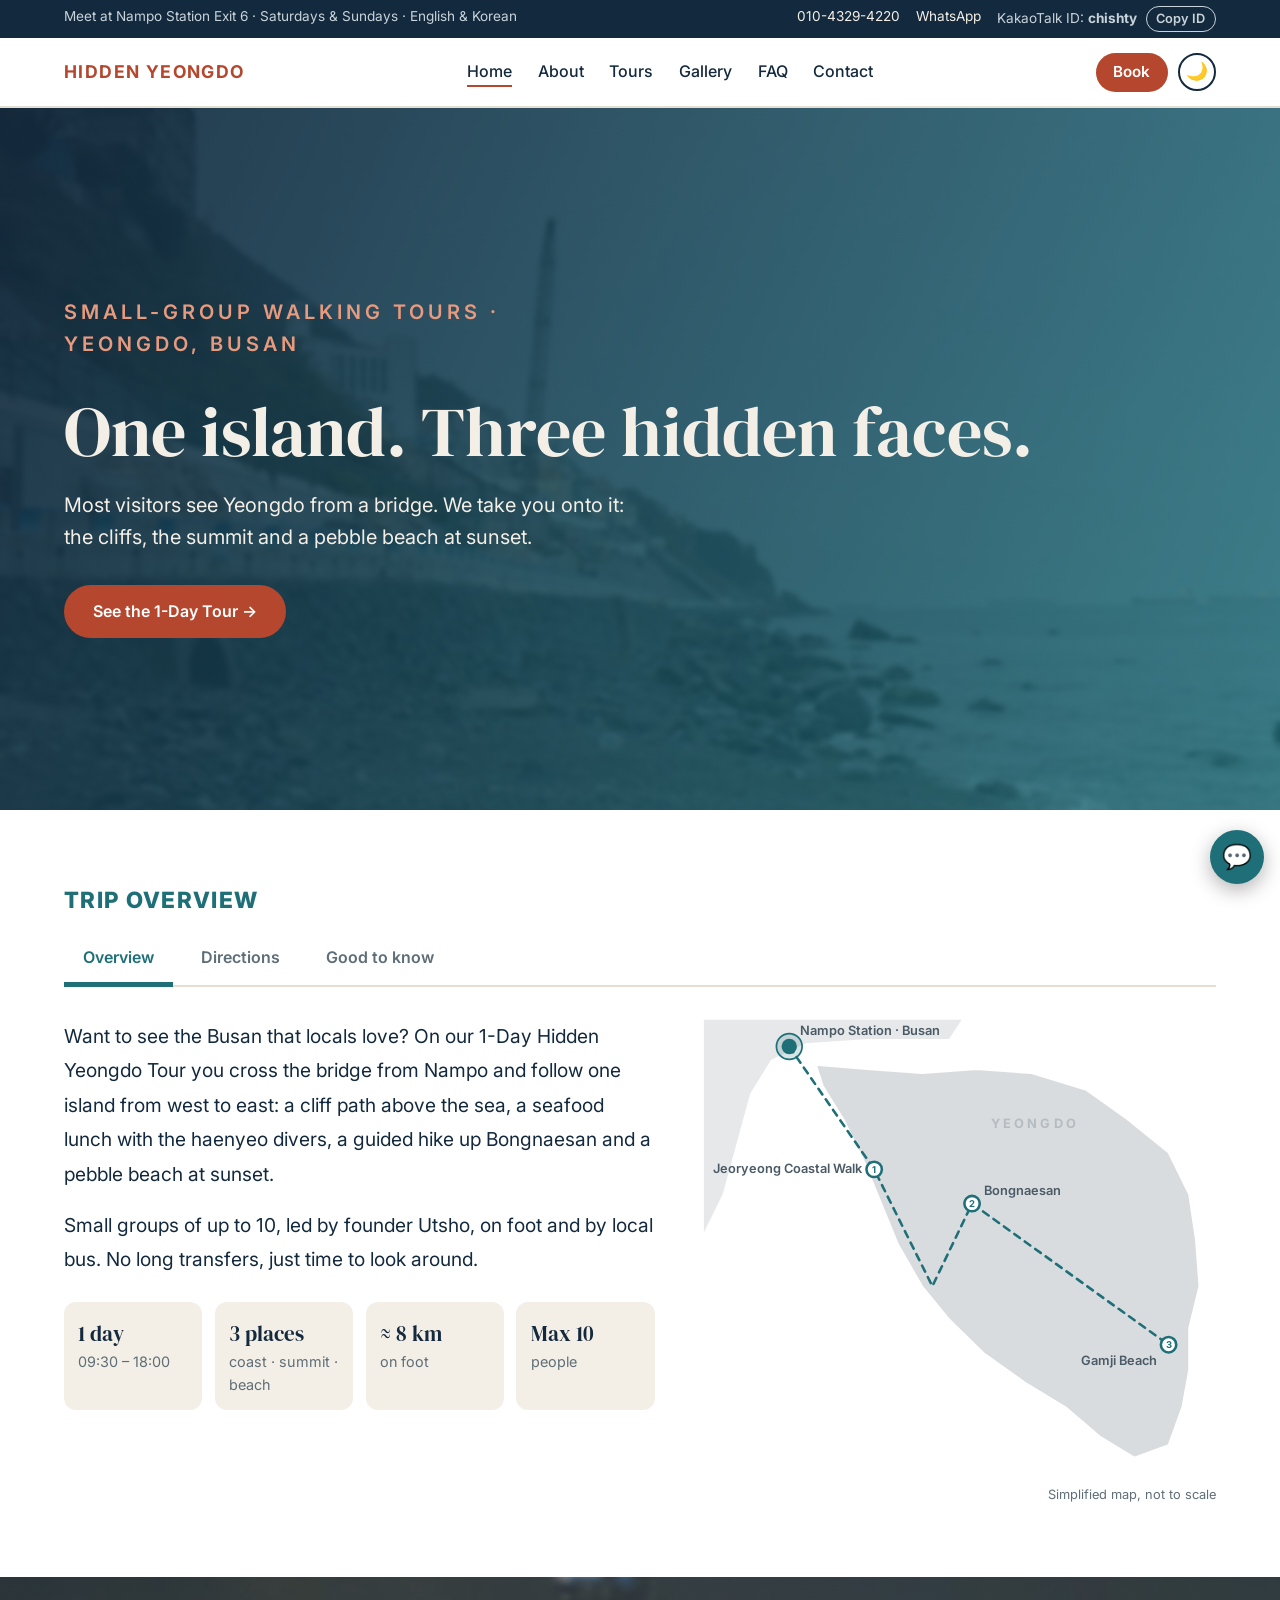
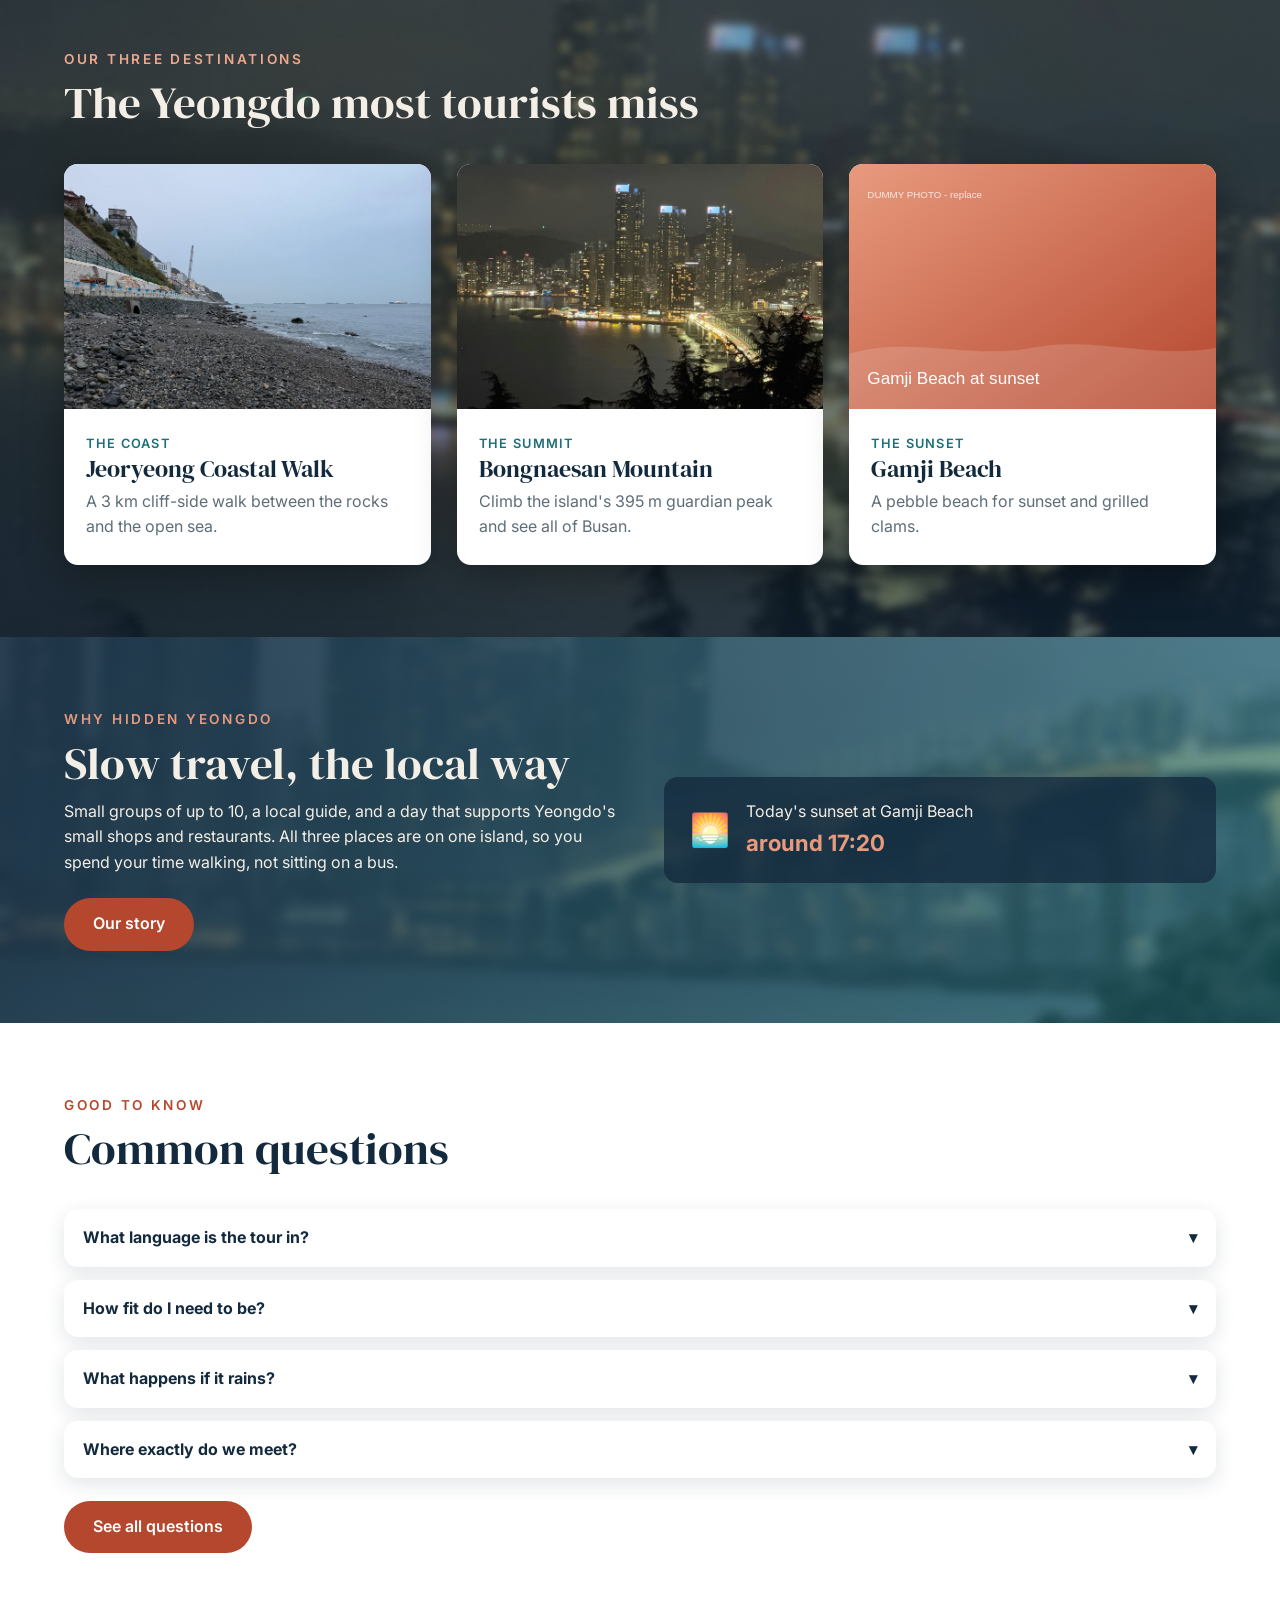
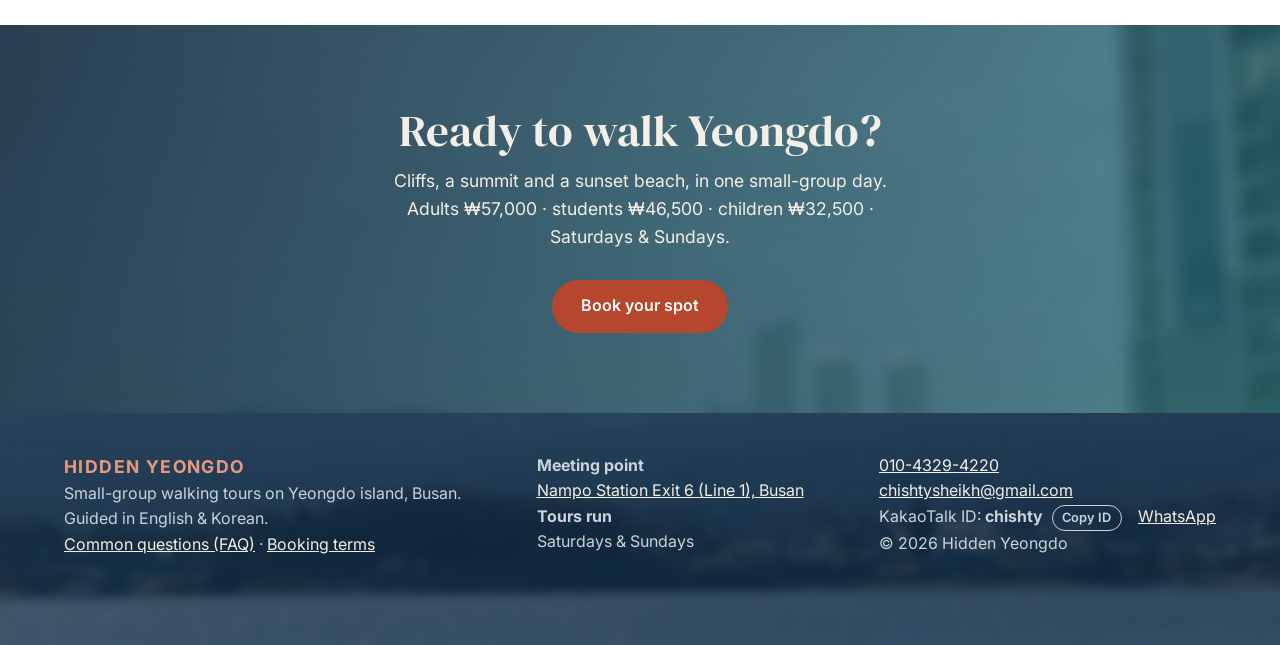
<file: index.html>
<!DOCTYPE html>
<html lang="en">
<head>
  <meta charset="UTF-8">
  <meta name="viewport" content="width=device-width, initial-scale=1.0">
  <title>Hidden Yeongdo | Hidden tours of Yeongdo, Busan</title>
  <meta name="description" content="Small-group walking tours to three hidden places on Yeongdo island, Busan.">
  <link rel="canonical" href="https://chishtysheikh-sketch.github.io/Hidden-Yeongdo/">
  <meta property="og:type" content="website">
  <meta property="og:site_name" content="Hidden Yeongdo">
  <meta property="og:title" content="Hidden Yeongdo | Hidden tours of Yeongdo, Busan">
  <meta property="og:description" content="Small-group walking tours to three hidden places on Yeongdo island, Busan.">
  <meta property="og:url" content="https://chishtysheikh-sketch.github.io/Hidden-Yeongdo/">
  <meta property="og:image" content="https://chishtysheikh-sketch.github.io/Hidden-Yeongdo/images/hero.jpg">
  <meta name="twitter:card" content="summary_large_image">
  <link rel="preconnect" href="https://fonts.googleapis.com">
  <link rel="stylesheet" href="https://fonts.googleapis.com/css2?family=DM+Serif+Display&family=Inter:wght@400;500;600;700&display=swap">
  <link rel="icon" href="images/favicon.svg" type="image/svg+xml">
  <!-- Day/night mode: set the theme before the CSS loads so there is no white flash (see js/main.js part 11) -->
  <script>
    (function () {
      var t = null;
      try { t = localStorage.getItem("theme"); } catch (e) {}
      if (t !== "day" && t !== "night") t = window.matchMedia && matchMedia("(prefers-color-scheme: dark)").matches ? "night" : "day";
      document.documentElement.setAttribute("data-theme", t);
    })();
  </script>
  <link rel="stylesheet" href="css/style.css">
  <script type="application/ld+json">
  {
    "@context": "https://schema.org",
    "@type": "TravelAgency",
    "@id": "https://chishtysheikh-sketch.github.io/Hidden-Yeongdo/#business",
    "name": "Hidden Yeongdo",
    "description": "Small-group walking tours on Yeongdo island, Busan, guided in English and Korean.",
    "url": "https://chishtysheikh-sketch.github.io/Hidden-Yeongdo/",
    "logo": "https://chishtysheikh-sketch.github.io/Hidden-Yeongdo/images/favicon.svg",
    "image": "https://chishtysheikh-sketch.github.io/Hidden-Yeongdo/images/hero.jpg",
    "email": "chishtysheikh@gmail.com",
    "telephone": "+821043294220",
    "priceRange": "₩32,500–₩57,000",
    "currenciesAccepted": "KRW",
    "knowsLanguage": ["en", "ko"],
    "areaServed": {"@type": "City", "name": "Busan"},
    "address": {"@type": "PostalAddress", "streetAddress": "Nampo Station Exit 6 (meeting point, no office)", "addressLocality": "Busan", "addressCountry": "KR"},
    "hasMap": "https://map.naver.com/p/search/%EB%82%A8%ED%8F%AC%EC%97%AD%206%EB%B2%88%EC%B6%9C%EA%B5%AC",
    "contactPoint": {"@type": "ContactPoint", "contactType": "reservations", "telephone": "+821043294220", "email": "chishtysheikh@gmail.com", "availableLanguage": ["English", "Korean"]}
  }
  </script>
</head>
<body>
  <!-- ===== Shared header (same on every page) ===== -->
  <header class="site-header">
    <div class="topbar">
      <div class="container topbar-inner">
        <span>Meet at Nampo Station Exit 6 · Saturdays &amp; Sundays · English &amp; Korean</span>
        <span class="topbar-links"><a href="tel:+821043294220">010-4329-4220</a><a href="https://wa.me/821043294220" target="_blank" rel="noopener">WhatsApp</a><span class="kakao">KakaoTalk ID: <strong>chishty</strong> <button type="button" class="copy-btn" data-copy="chishty">Copy ID</button></span></span>
      </div>
    </div>
    <nav class="nav container" aria-label="Main navigation">
      <a class="logo" href="index.html">HIDDEN YEONGDO</a>
      <ul class="nav-links">
        <li><a href="index.html" class="active" aria-current="page">Home</a></li>
        <li><a href="about.html">About</a></li>
        <li><a href="packages.html">Tours</a></li>
        <li><a href="gallery.html">Gallery</a></li>
        <li><a href="faq.html">FAQ</a></li>
        <li><a href="contact.html">Contact</a></li>
      </ul>
      <div class="nav-tools">
        <a class="btn btn-sm" href="contact.html">Book</a>
        <button class="theme-btn" type="button" aria-pressed="false" aria-label="Switch to night mode">🌙</button>
        <button class="menu-btn" type="button" aria-label="Open menu" aria-expanded="false">☰</button>
      </div>
    </nav>
  </header>

  <main>
    <!-- Hero -->
    <section class="hero">
      <div class="container">
        <p class="eyebrow">Small-group walking tours · Yeongdo, Busan</p>
        <h1>One island. Three hidden faces.</h1>
        <p>Most visitors see Yeongdo from a bridge. We take you onto it: the cliffs, the summit and a pebble beach at sunset.</p>
        <a class="btn" href="packages.html">See the 1-Day Tour →</a>
      </div>
    </section>

    <!-- Trip overview: text + route map, with tabs (js/main.js part 10) -->
    <section class="trip-overview">
      <div class="container">
        <p class="eyebrow trip-eyebrow">Trip overview</p>
        <div class="tabs" role="tablist" aria-label="Trip overview">
          <button class="tab active" role="tab" aria-selected="true" aria-controls="tab-overview" id="t-overview">Overview</button>
          <button class="tab" role="tab" aria-selected="false" aria-controls="tab-directions" id="t-directions">Directions</button>
          <button class="tab" role="tab" aria-selected="false" aria-controls="tab-know" id="t-know">Good to know</button>
        </div>
        <div class="trip-grid">
          <div>
            <div class="tab-panel active" id="tab-overview" role="tabpanel" aria-labelledby="t-overview">
              <p class="trip-lead">Want to see the Busan that locals love? On our 1-Day Hidden Yeongdo Tour you cross the bridge from Nampo and follow one island from west to east: a cliff path above the sea, a seafood lunch with the haenyeo divers, a guided hike up Bongnaesan and a pebble beach at sunset.</p>
              <p class="trip-lead">Small groups of up to 10, led by founder Utsho, on foot and by local bus. No long transfers, just time to look around.</p>
              <ul class="trip-facts">
                <li><strong>1 day</strong>09:30 – 18:00</li>
                <li><strong>3 places</strong>coast · summit · beach</li>
                <li><strong>≈ 8 km</strong>on foot</li>
                <li><strong>Max 10</strong>people</li>
              </ul>
            </div>
            <div class="tab-panel" id="tab-directions" role="tabpanel" aria-labelledby="t-directions">
              <ol class="directions">
                <li><span class="dir-num">S</span><div><strong>Nampo Station, Exit 6</strong> (Line 1)<br>Meet your guide, then take a local bus across Yeongdo Bridge to the start of the coastal walk.</div></li>
                <li><span class="dir-num">1</span><div><strong>Jeoryeong Coastal Walk</strong><br>Start at the mosaic wall and walk south along the sea, about 2 hours. The walk ends at Jungni, where we stop for a seafood lunch with the haenyeo divers.</div></li>
                <li><span class="dir-num">2</span><div><strong>Bongnaesan</strong><br>A short ride up to the trailhead, then a guided hike to the 395 m summit and down the east side of the island.</div></li>
                <li><span class="dir-num">3</span><div><strong>Gamji Beach</strong><br>Local bus towards Taejongdae, then the promenade, grilled clams and sunset. Buses run back to Nampo.</div></li>
              </ol>
              <p class="dir-note">Want to plan it yourself? <a href="gallery.html#map-section">See all stops on the live map</a>.</p>
            </div>
            <div class="tab-panel" id="tab-know" role="tabpanel" aria-labelledby="t-know">
              <ul class="know-list">
                <li><strong>Shoes:</strong> trails and pebble beaches, so wear trainers or hiking shoes.</li>
                <li><strong>T-money card:</strong> bus fares are not included; charge your card before you come.</li>
                <li><strong>Rain plan:</strong> in heavy rain we skip the summit and add a café stop on the coast.</li>
                <li><strong>Respect locals:</strong> parts of the route pass homes; we keep groups small and quiet.</li>
              </ul>
            </div>
          </div>
          <figure class="trip-map-wrap">
          <svg class="trip-map" viewBox="0 0 600 537" role="img" aria-label="Map of Yeongdo island with the tour route from Nampo Station to Jeoryeong Coastal Walk, Bongnaesan and Gamji Beach">
            <path d="M0.0,0.0 L304.0,0.0 L288.0,24.4 L192.0,24.4 L120.0,29.3 L80.0,48.8 L56.0,87.8 L40.0,146.4 L24.0,205.0 L0.0,253.8 Z" class="land land-main"/>
            <path d="M132.0,53.7 L192.0,58.6 L256.0,63.4 L320.0,58.6 L384.0,63.4 L448.0,83.0 L496.0,117.1 L544.0,156.2 L568.0,205.0 L576.0,258.6 L580.0,312.3 L568.0,361.1 L568.0,409.9 L560.0,453.8 L544.0,497.8 L504.0,512.4 L464.0,488.0 L424.0,453.8 L376.0,424.6 L328.0,390.4 L288.0,351.4 L256.0,312.3 L228.0,263.5 L208.0,214.7 L188.0,165.9 L164.0,117.1 L140.0,78.1 Z" class="land"/>
            <text x="336.0" y="126.9" class="map-area">YEONGDO</text>
            <path d="M100.8,32.2 L200.0,175.7 L268.0,312.3 L314.4,215.7 L544.0,380.6" class="route"/>
            <circle cx="100.8" cy="32.2" r="15" class="pin-ring"/><circle cx="100.8" cy="32.2" r="9" class="pin"/>
            <text x="112.8" y="18.200000000000003" text-anchor="start" class="map-label">Nampo Station · Busan</text>
            <circle cx="200.0" cy="175.7" r="9" class="stop-dot"/><text x="200.0" y="179.7" class="stop-num">1</text>
            <text x="186.0" y="179.7" text-anchor="end" class="map-label">Jeoryeong Coastal Walk</text>
            <circle cx="314.4" cy="215.7" r="9" class="stop-dot"/><text x="314.4" y="219.7" class="stop-num">2</text>
            <text x="328.4" y="205.7" text-anchor="start" class="map-label">Bongnaesan</text>
            <circle cx="544.0" cy="380.6" r="9" class="stop-dot"/><text x="544.0" y="384.6" class="stop-num">3</text>
            <text x="530.0" y="404.6" text-anchor="end" class="map-label">Gamji Beach</text>
          </svg>
            <figcaption>Simplified map, not to scale</figcaption>
          </figure>
        </div>
      </div>
    </section>

    <!-- Three destinations (blurred night view from Bongnaesan) -->
    <section class="bg-photo overlay-night" style="background-image: url('images/bg-destinations.jpg')">
      <div class="container">
        <div class="section-head">
          <p class="eyebrow">Our three destinations</p>
          <h2>The Yeongdo most tourists miss</h2>
        </div>
        <div class="cards">
          <article class="card">
            <img loading="lazy" src="images/jeoryeong-1.jpg" alt="Pebble shore and cliffs on the Jeoryeong Coastal Walk">
            <div class="card-body">
              <p class="tag">The coast</p>
              <h3>Jeoryeong Coastal Walk</h3>
              <p>A 3 km cliff-side walk between the rocks and the open sea.</p>
            </div>
          </article>
          <article class="card">
            <img loading="lazy" src="images/bongnaesan-1.jpg" alt="Night view of Namhang Bridge and Songdo from Bongnaesan">
            <div class="card-body">
              <p class="tag">The summit</p>
              <h3>Bongnaesan Mountain</h3>
              <p>Climb the island's 395 m guardian peak and see all of Busan.</p>
            </div>
          </article>
          <article class="card">
            <img loading="lazy" src="images/gamji-1.svg" alt="Gamji Beach at sunset">
            <div class="card-body">
              <p class="tag">The sunset</p>
              <h3>Gamji Beach</h3>
              <p>A pebble beach for sunset and grilled clams.</p>
            </div>
          </article>
        </div>
      </div>
    </section>

    <!-- Why us + sunset widget -->
    <section class="bg-photo overlay-dark" style="background-image: url('images/bg-why.jpg')">
      <div class="container split">
        <div>
          <p class="eyebrow">Why Hidden Yeongdo</p>
          <h2>Slow travel, the local way</h2>
          <p>Small groups of up to 10, a local guide, and a day that supports Yeongdo's small shops and restaurants. All three places are on one island, so you spend your time walking, not sitting on a bus.</p>
          <p style="margin-top:1.4rem"><a class="btn" href="about.html">Our story</a></p>
        </div>
        <div class="sunset-box">
          <span style="font-size:2rem">🌅</span>
          <div>
            <p>Today's sunset at Gamji Beach</p>
            <strong id="sunset-time">loading…</strong>
          </div>
        </div>
      </div>
    </section>

    <!-- Top questions (full list on faq.html) -->
    <section class="section-white">
      <div class="container">
        <div class="section-head">
          <p class="eyebrow">Good to know</p>
          <h2>Common questions</h2>
        </div>
        <ol class="faq-list">
        <li class="faq-item" id="home-faq-language">
          <h3><button class="faq-q" type="button" aria-expanded="false" aria-controls="home-faq-a-1" id="home-faq-q-1"><span>What language is the tour in?</span><span class="faq-arrow" aria-hidden="true">▾</span></button></h3>
          <div class="faq-a" id="home-faq-a-1" role="region" aria-labelledby="home-faq-q-1" hidden><p>Tours are guided in English and Korean. Tell us which one you prefer when you book.</p></div>
        </li>
        <li class="faq-item" id="home-faq-fitness">
          <h3><button class="faq-q" type="button" aria-expanded="false" aria-controls="home-faq-a-2" id="home-faq-q-2"><span>How fit do I need to be?</span><span class="faq-arrow" aria-hidden="true">▾</span></button></h3>
          <div class="faq-a" id="home-faq-a-2" role="region" aria-labelledby="home-faq-q-2" hidden><p>You walk about 8 km during the day on coastal paths, stairs and pebble beaches, including a beginner-friendly hike to the 395 m summit of Bongnaesan. The longest parts are the 2-hour coastal walk and the hike of about 2¼ hours, with stops along the way. Comfortable trainers or hiking shoes are a must.</p></div>
        </li>
        <li class="faq-item" id="home-faq-rain">
          <h3><button class="faq-q" type="button" aria-expanded="false" aria-controls="home-faq-a-3" id="home-faq-q-3"><span>What happens if it rains?</span><span class="faq-arrow" aria-hidden="true">▾</span></button></h3>
          <div class="faq-a" id="home-faq-a-3" role="region" aria-labelledby="home-faq-q-3" hidden><p>In heavy rain we skip the summit and add a café stop on the coast instead. If the weather is unsafe, we move your tour to another date or give you a full refund. See our <a href="packages.html#booking-terms">booking terms</a>.</p></div>
        </li>
        <li class="faq-item" id="home-faq-meeting">
          <h3><button class="faq-q" type="button" aria-expanded="false" aria-controls="home-faq-a-4" id="home-faq-q-4"><span>Where exactly do we meet?</span><span class="faq-arrow" aria-hidden="true">▾</span></button></h3>
          <div class="faq-a" id="home-faq-a-4" role="region" aria-labelledby="home-faq-q-4" hidden><p>At Nampo Station Exit 6 (Busan Metro Line 1). The 1-Day Tour starts at 09:30. <a href="https://map.naver.com/p/search/%EB%82%A8%ED%8F%AC%EC%97%AD%206%EB%B2%88%EC%B6%9C%EA%B5%AC" target="_blank" rel="noopener">Open the meeting point in Naver Map</a>.</p></div>
        </li>
        </ol>
        <p class="faq-more"><a class="btn" href="faq.html">See all questions</a></p>
      </div>
    </section>

    <!-- Call to action band (blurred photo background) -->
    <section class="bg-photo overlay-dark cta-band" style="background-image: url('images/bg-cta-home.jpg')">
      <div class="container">
        <h2>Ready to walk Yeongdo?</h2>
        <p>Cliffs, a summit and a sunset beach, in one small-group day. Adults ₩57,000 · students ₩46,500 · children ₩32,500 · Saturdays &amp; Sundays.</p>
        <a class="btn" href="contact.html?package=1day">Book your spot</a>
      </div>
    </section>
  </main>

  <!-- ===== Shared footer ===== -->
  <footer class="site-footer bg-photo overlay-footer" style="background-image: url('images/bg-footer.jpg')">
    <div class="container footer-grid">
      <div>
        <a class="logo" href="index.html">HIDDEN YEONGDO</a>
        <p>Small-group walking tours on Yeongdo island, Busan.</p>
        <p>Guided in English &amp; Korean.</p>
        <p><a href="faq.html">Common questions (FAQ)</a> · <a href="packages.html#booking-terms">Booking terms</a></p>
      </div>
      <div>
        <p><strong>Meeting point</strong><br><a href="https://map.naver.com/p/search/%EB%82%A8%ED%8F%AC%EC%97%AD%206%EB%B2%88%EC%B6%9C%EA%B5%AC" target="_blank" rel="noopener">Nampo Station Exit 6 (Line 1), Busan</a></p>
        <p><strong>Tours run</strong><br>Saturdays &amp; Sundays</p>
      </div>
      <div>
        <p><a href="tel:+821043294220">010-4329-4220</a><br><a href="mailto:chishtysheikh@gmail.com">chishtysheikh@gmail.com</a></p>
        <p class="footer-social"><span class="kakao">KakaoTalk ID: <strong>chishty</strong> <button type="button" class="copy-btn" data-copy="chishty">Copy ID</button></span><a href="https://wa.me/821043294220" target="_blank" rel="noopener">WhatsApp</a></p>
        <p>&copy; <span id="year">2026</span> Hidden Yeongdo</p>
      </div>
    </div>
  </footer>

  <!-- Floating contact button (js/main.js part 12) + Tawk.to live chat (part 15) -->
  <div class="fab">
    <div class="fab-menu" id="fab-menu" hidden>
      <button type="button" class="fab-chat" hidden>💬 Live chat</button>
      <a href="tel:+821043294220">📞 Call 010-4329-4220</a>
      <div>💬 <span class="kakao">KakaoTalk ID: <strong>chishty</strong> <button type="button" class="copy-btn" data-copy="chishty">Copy ID</button></span></div>
      <a href="mailto:chishtysheikh@gmail.com">✉️ Email us</a>
    </div>
    <button class="fab-btn" type="button" aria-expanded="false" aria-controls="fab-menu" aria-label="Contact us: chat, call or KakaoTalk"><span class="fab-icon" aria-hidden="true">💬</span><span class="fab-badge" hidden></span></button>
  </div>

  <script src="js/main.js"></script>
</body>
</html>
</file>
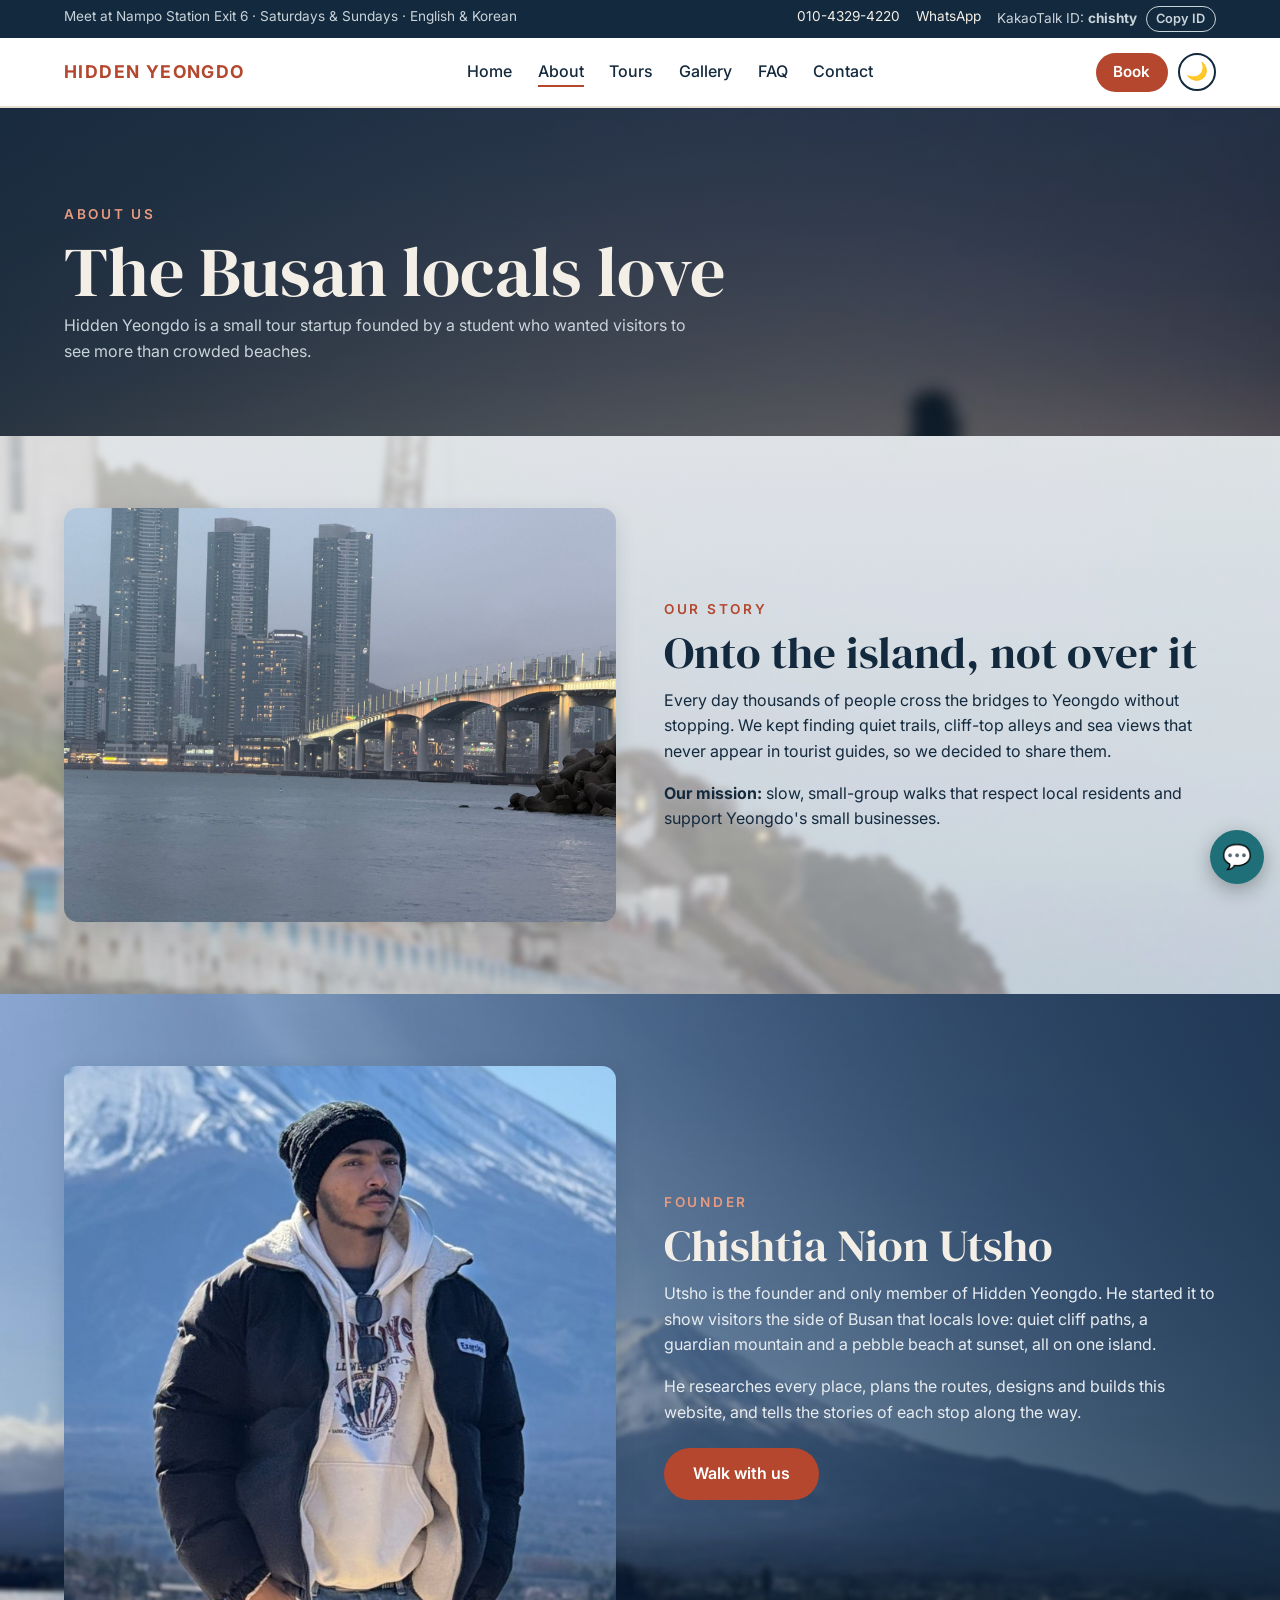
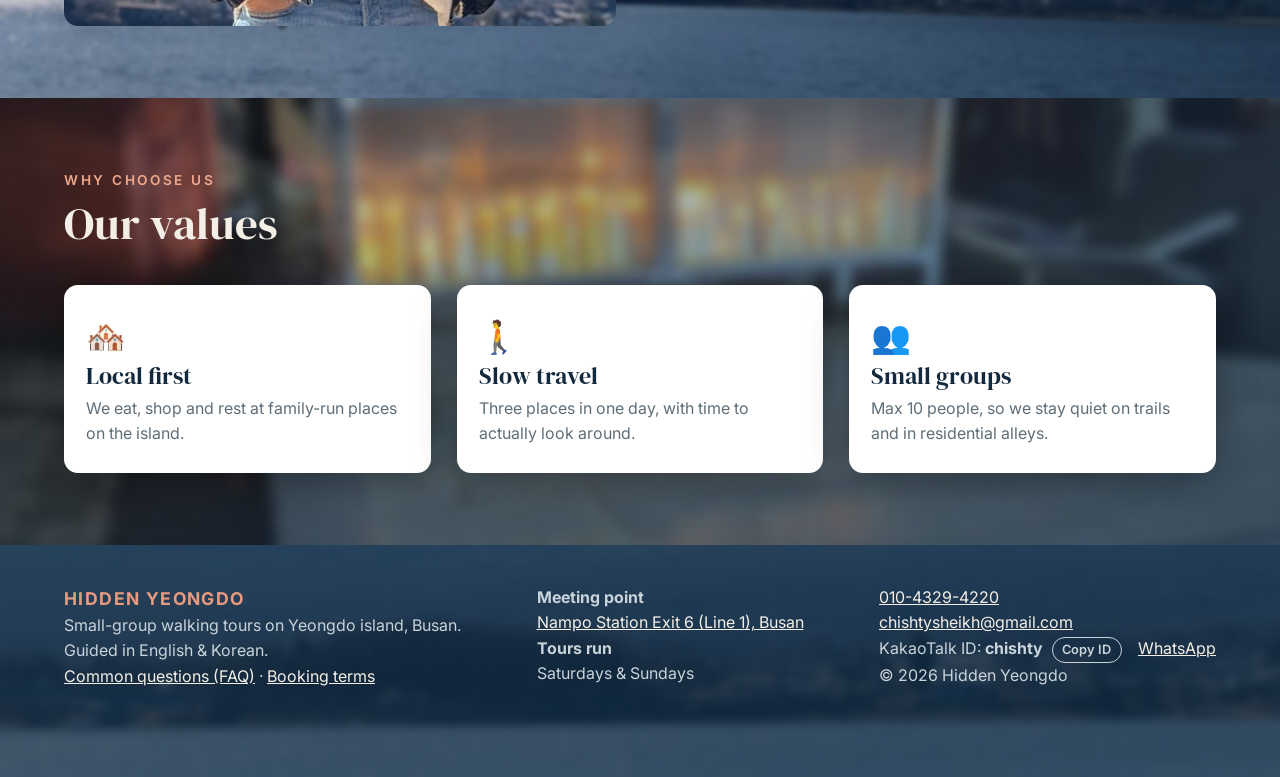
<file: about.html>
<!DOCTYPE html>
<html lang="en">
<head>
  <meta charset="UTF-8">
  <meta name="viewport" content="width=device-width, initial-scale=1.0">
  <title>About us | Hidden Yeongdo</title>
  <meta name="description" content="Our story, team and values.">
  <link rel="canonical" href="https://chishtysheikh-sketch.github.io/Hidden-Yeongdo/about.html">
  <meta property="og:type" content="website">
  <meta property="og:site_name" content="Hidden Yeongdo">
  <meta property="og:title" content="About us | Hidden Yeongdo">
  <meta property="og:description" content="Our story, team and values.">
  <meta property="og:url" content="https://chishtysheikh-sketch.github.io/Hidden-Yeongdo/about.html">
  <meta property="og:image" content="https://chishtysheikh-sketch.github.io/Hidden-Yeongdo/images/hero.jpg">
  <meta name="twitter:card" content="summary_large_image">
  <link rel="preconnect" href="https://fonts.googleapis.com">
  <link rel="stylesheet" href="https://fonts.googleapis.com/css2?family=DM+Serif+Display&family=Inter:wght@400;500;600;700&display=swap">
  <link rel="icon" href="images/favicon.svg" type="image/svg+xml">
  <!-- Day/night mode: set the theme before the CSS loads so there is no white flash (see js/main.js part 11) -->
  <script>
    (function () {
      var t = null;
      try { t = localStorage.getItem("theme"); } catch (e) {}
      if (t !== "day" && t !== "night") t = window.matchMedia && matchMedia("(prefers-color-scheme: dark)").matches ? "night" : "day";
      document.documentElement.setAttribute("data-theme", t);
    })();
  </script>
  <link rel="stylesheet" href="css/style.css">
</head>
<body>
  <!-- ===== Shared header (same on every page) ===== -->
  <header class="site-header">
    <div class="topbar">
      <div class="container topbar-inner">
        <span>Meet at Nampo Station Exit 6 · Saturdays &amp; Sundays · English &amp; Korean</span>
        <span class="topbar-links"><a href="tel:+821043294220">010-4329-4220</a><a href="https://wa.me/821043294220" target="_blank" rel="noopener">WhatsApp</a><span class="kakao">KakaoTalk ID: <strong>chishty</strong> <button type="button" class="copy-btn" data-copy="chishty">Copy ID</button></span></span>
      </div>
    </div>
    <nav class="nav container" aria-label="Main navigation">
      <a class="logo" href="index.html">HIDDEN YEONGDO</a>
      <ul class="nav-links">
        <li><a href="index.html">Home</a></li>
        <li><a href="about.html" class="active" aria-current="page">About</a></li>
        <li><a href="packages.html">Tours</a></li>
        <li><a href="gallery.html">Gallery</a></li>
        <li><a href="faq.html">FAQ</a></li>
        <li><a href="contact.html">Contact</a></li>
      </ul>
      <div class="nav-tools">
        <a class="btn btn-sm" href="contact.html">Book</a>
        <button class="theme-btn" type="button" aria-pressed="false" aria-label="Switch to night mode">🌙</button>
        <button class="menu-btn" type="button" aria-label="Open menu" aria-expanded="false">☰</button>
      </div>
    </nav>
  </header>

  <main>
    <section class="page-hero" style="background-image: url('images/bg-about.jpg')">
      <div class="container">
        <p class="eyebrow">About us</p>
        <h1>The Busan locals love</h1>
        <p>Hidden Yeongdo is a small tour startup founded by a student who wanted visitors to see more than crowded beaches.</p>
      </div>
    </section>

    <!-- Story & mission -->
    <section class="bg-photo overlay-light" style="background-image: url('images/bg-story.jpg')">
      <div class="container split story">
        <img loading="lazy" src="images/story.jpg" alt="Namhang Bridge and the Songdo skyline at dusk, seen from the Yeongdo shore">
        <div>
          <p class="eyebrow">Our story</p>
          <h2>Onto the island, not over it</h2>
          <p>Every day thousands of people cross the bridges to Yeongdo without stopping. We kept finding quiet trails, cliff-top alleys and sea views that never appear in tourist guides, so we decided to share them.</p>
          <p style="margin-top:1rem"><strong>Our mission:</strong> slow, small-group walks that respect local residents and support Yeongdo's small businesses.</p>
        </div>
      </div>
    </section>

    <!-- Founder -->
    <section class="founder-section" style="background-image: url('images/bg-founder.jpg')">
      <div class="container split founder">
        <img loading="lazy" src="images/founder.jpg" alt="Chishtia Nion Utsho, founder of Hidden Yeongdo">
        <div>
          <p class="eyebrow">Founder</p>
          <h2>Chishtia Nion Utsho</h2>
          <p>Utsho is the founder and only member of Hidden Yeongdo. He started it to show visitors the side of Busan that locals love: quiet cliff paths, a guardian mountain and a pebble beach at sunset, all on one island.</p>
          <p style="margin-top:1rem">He researches every place, plans the routes, designs and builds this website, and tells the stories of each stop along the way.</p>
          <p style="margin-top:1.4rem"><a class="btn" href="packages.html">Walk with us</a></p>
        </div>
      </div>
    </section>

    <!-- Values -->
    <section class="bg-photo overlay-night" style="background-image: url('images/bg-values.jpg')">
      <div class="container">
        <div class="section-head">
          <p class="eyebrow">Why choose us</p>
          <h2>Our values</h2>
        </div>
        <div class="cards">
          <div class="card"><div class="card-body"><p class="value-icon">🏘️</p><h3>Local first</h3><p>We eat, shop and rest at family-run places on the island.</p></div></div>
          <div class="card"><div class="card-body"><p class="value-icon">🚶</p><h3>Slow travel</h3><p>Three places in one day, with time to actually look around.</p></div></div>
          <div class="card"><div class="card-body"><p class="value-icon">👥</p><h3>Small groups</h3><p>Max 10 people, so we stay quiet on trails and in residential alleys.</p></div></div>
        </div>
      </div>
    </section>
  </main>

  <!-- ===== Shared footer ===== -->
  <footer class="site-footer bg-photo overlay-footer" style="background-image: url('images/bg-footer.jpg')">
    <div class="container footer-grid">
      <div>
        <a class="logo" href="index.html">HIDDEN YEONGDO</a>
        <p>Small-group walking tours on Yeongdo island, Busan.</p>
        <p>Guided in English &amp; Korean.</p>
        <p><a href="faq.html">Common questions (FAQ)</a> · <a href="packages.html#booking-terms">Booking terms</a></p>
      </div>
      <div>
        <p><strong>Meeting point</strong><br><a href="https://map.naver.com/p/search/%EB%82%A8%ED%8F%AC%EC%97%AD%206%EB%B2%88%EC%B6%9C%EA%B5%AC" target="_blank" rel="noopener">Nampo Station Exit 6 (Line 1), Busan</a></p>
        <p><strong>Tours run</strong><br>Saturdays &amp; Sundays</p>
      </div>
      <div>
        <p><a href="tel:+821043294220">010-4329-4220</a><br><a href="mailto:chishtysheikh@gmail.com">chishtysheikh@gmail.com</a></p>
        <p class="footer-social"><span class="kakao">KakaoTalk ID: <strong>chishty</strong> <button type="button" class="copy-btn" data-copy="chishty">Copy ID</button></span><a href="https://wa.me/821043294220" target="_blank" rel="noopener">WhatsApp</a></p>
        <p>&copy; <span id="year">2026</span> Hidden Yeongdo</p>
      </div>
    </div>
  </footer>

  <!-- Floating contact button (js/main.js part 12) + Tawk.to live chat (part 15) -->
  <div class="fab">
    <div class="fab-menu" id="fab-menu" hidden>
      <button type="button" class="fab-chat" hidden>💬 Live chat</button>
      <a href="tel:+821043294220">📞 Call 010-4329-4220</a>
      <div>💬 <span class="kakao">KakaoTalk ID: <strong>chishty</strong> <button type="button" class="copy-btn" data-copy="chishty">Copy ID</button></span></div>
      <a href="mailto:chishtysheikh@gmail.com">✉️ Email us</a>
    </div>
    <button class="fab-btn" type="button" aria-expanded="false" aria-controls="fab-menu" aria-label="Contact us: chat, call or KakaoTalk"><span class="fab-icon" aria-hidden="true">💬</span><span class="fab-badge" hidden></span></button>
  </div>

  <script src="js/main.js"></script>
</body>
</html>
</file>
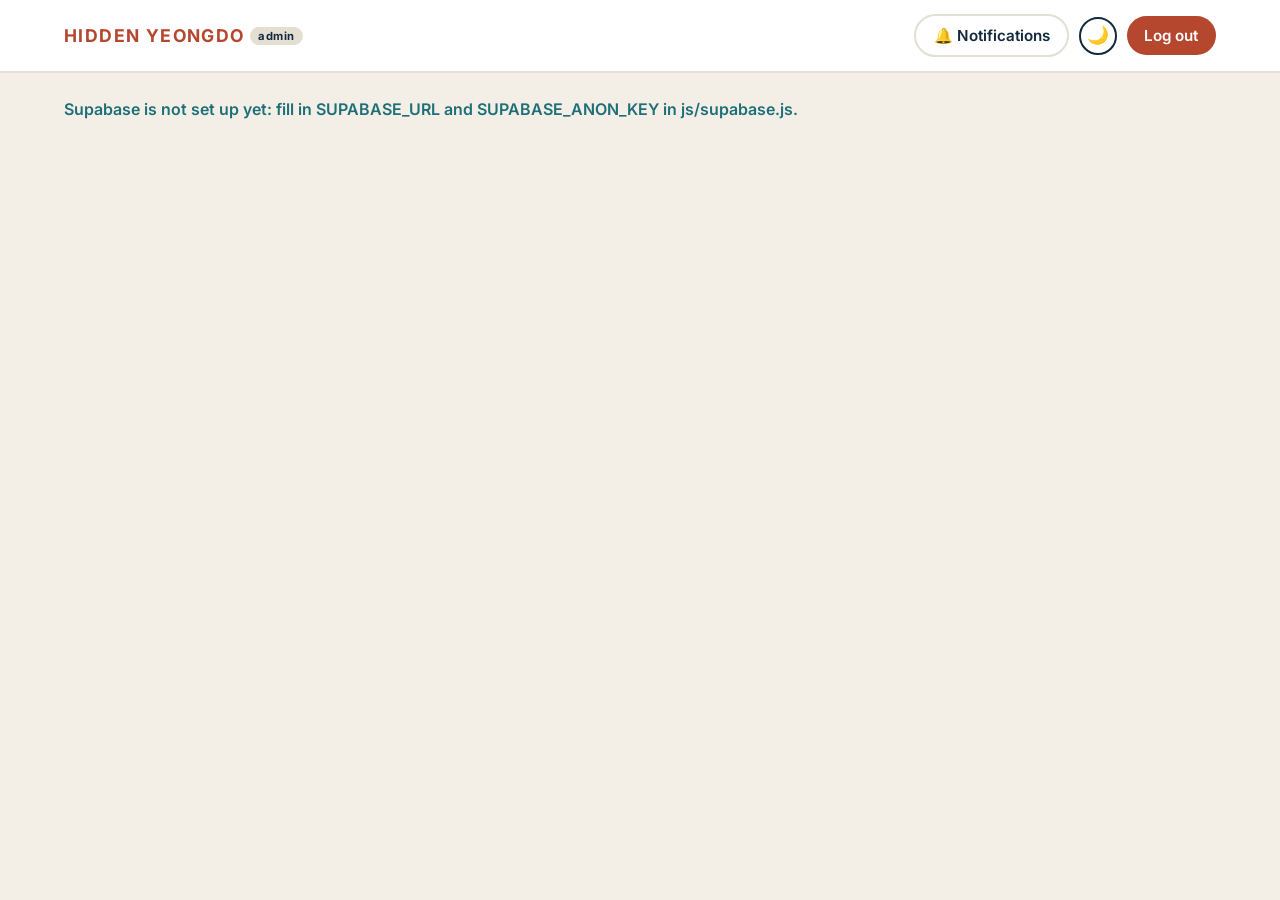
<file: admin.html>
<!DOCTYPE html>
<html lang="en">
<head>
  <meta charset="UTF-8">
  <meta name="viewport" content="width=device-width, initial-scale=1.0">
  <title>Admin | Hidden Yeongdo</title>
  <!-- not for search engines, not linked anywhere on the site -->
  <meta name="robots" content="noindex, nofollow">
  <link rel="icon" href="images/favicon.svg" type="image/svg+xml">
  <link rel="preconnect" href="https://fonts.googleapis.com">
  <link rel="stylesheet" href="https://fonts.googleapis.com/css2?family=DM+Serif+Display&family=Inter:wght@400;500;600;700&display=swap">
  <!-- Day/night mode: same as the public pages -->
  <script>
    (function () {
      var t = null;
      try { t = localStorage.getItem("theme"); } catch (e) {}
      if (t !== "day" && t !== "night") t = window.matchMedia && matchMedia("(prefers-color-scheme: dark)").matches ? "night" : "day";
      document.documentElement.setAttribute("data-theme", t);
    })();
  </script>
  <link rel="stylesheet" href="css/style.css">
  <link rel="stylesheet" href="css/admin.css">
</head>
<body class="admin">
  <header class="site-header">
    <nav class="nav container" aria-label="Admin">
      <a class="logo" href="index.html">HIDDEN YEONGDO <span class="admin-tag">admin</span></a>
      <div class="nav-tools">
        <button class="btn btn-sm btn-ghost" type="button" id="notify-btn" hidden>🔔 Notifications</button>
        <button class="theme-btn" type="button" aria-pressed="false" aria-label="Switch to night mode">🌙</button>
        <button class="btn btn-sm" type="button" id="logout-btn" hidden>Log out</button>
      </div>
    </nav>
  </header>

  <main class="container admin-main">
    <p class="admin-msg" id="admin-msg" role="status"></p>

    <!-- 1. Login -->
    <form id="login-form" class="admin-card login-card" novalidate hidden>
      <h1>Admin login</h1>
      <div class="form-group">
        <label for="login-email">Email</label>
        <input id="login-email" name="email" type="email" autocomplete="username" required>
      </div>
      <div class="form-group">
        <label for="login-password">Password</label>
        <input id="login-password" name="password" type="password" autocomplete="current-password" required>
      </div>
      <button class="btn" type="submit">Log in</button>
      <p class="error" id="login-error" role="alert"></p>
    </form>

    <!-- 2. Logged in, but not the admin -->
    <div id="no-access" class="admin-card" hidden>
      <h1>No access</h1>
      <p>This account is not the Hidden Yeongdo admin.</p>
    </div>

    <!-- 3. Dashboard -->
    <div id="dashboard" hidden>
      <div class="tabs admin-tabs" role="tablist" aria-label="Admin sections">
        <button class="tab active" role="tab" aria-selected="true" aria-controls="panel-bookings" id="tab-bookings" data-hash="bookings">Bookings <span class="count" id="count-bookings"></span></button>
        <button class="tab" role="tab" aria-selected="false" aria-controls="panel-questions" id="tab-questions" data-hash="questions">Questions <span class="count" id="count-questions"></span></button>
        <button class="tab" role="tab" aria-selected="false" aria-controls="panel-chat" id="tab-chat" data-hash="chat">Live chat <span class="count" id="count-chat"></span></button>
      </div>

      <!-- Bookings -->
      <section class="tab-panel active admin-panel" id="panel-bookings" role="tabpanel" aria-labelledby="tab-bookings">
        <div class="admin-toolbar">
          <label>Status
            <select id="booking-filter">
              <option value="all">All</option>
              <option value="new">New</option>
              <option value="confirmed">Confirmed</option>
              <option value="cancelled">Cancelled</option>
              <option value="done">Done</option>
            </select>
          </label>
          <label>Sort
            <select id="booking-sort">
              <option value="created">Newest request first</option>
              <option value="tour">Tour date (soonest first)</option>
            </select>
          </label>
          <button class="btn btn-sm btn-ghost" type="button" id="booking-refresh">↻ Refresh</button>
          <button class="btn btn-sm btn-ghost" type="button" id="booking-csv">⬇ CSV</button>
        </div>
        <div id="booking-list" class="admin-list"></div>
      </section>

      <!-- Questions -->
      <section class="tab-panel admin-panel" id="panel-questions" role="tabpanel" aria-labelledby="tab-questions">
        <div class="admin-toolbar">
          <label>Status
            <select id="question-filter">
              <option value="all">All</option>
              <option value="new">New</option>
              <option value="answered">Answered</option>
            </select>
          </label>
          <button class="btn btn-sm btn-ghost" type="button" id="question-refresh">↻ Refresh</button>
          <button class="btn btn-sm btn-ghost" type="button" id="question-csv">⬇ CSV</button>
        </div>
        <div id="question-list" class="admin-list"></div>
      </section>

      <!-- Live chat -->
      <section class="tab-panel admin-panel" id="panel-chat" role="tabpanel" aria-labelledby="tab-chat">
        <div class="chat-admin">
          <div class="conv-list-wrap">
            <ul class="conv-list" id="conv-list" aria-label="Conversations"></ul>
          </div>
          <div class="conv-view" id="conv-view" hidden>
            <div class="conv-head">
              <button type="button" class="conv-back" id="conv-back" aria-label="Back to the list">←</button>
              <div class="conv-who" id="conv-who"></div>
              <button type="button" class="btn btn-sm btn-ghost" id="conv-close">Close chat</button>
            </div>
            <ol class="chat-log admin-log" id="admin-log" role="log" aria-live="polite" aria-label="Messages"></ol>
            <form class="chat-send" id="admin-send" novalidate>
              <label class="sr-only" for="admin-input">Your reply</label>
              <textarea id="admin-input" rows="2" maxlength="1000" placeholder="Reply… (Enter to send, Shift+Enter for a new line)"></textarea>
              <button type="submit" class="chat-send-btn" aria-label="Send reply">➤</button>
            </form>
            <p class="chat-error" id="admin-chat-error" role="alert"></p>
          </div>
          <p class="conv-empty" id="conv-empty">Choose a conversation.</p>
        </div>
      </section>
    </div>
  </main>

  <script src="js/supabase.js"></script>
  <script src="js/main.js"></script>
  <script src="js/admin.js"></script>
</body>
</html>
</file>
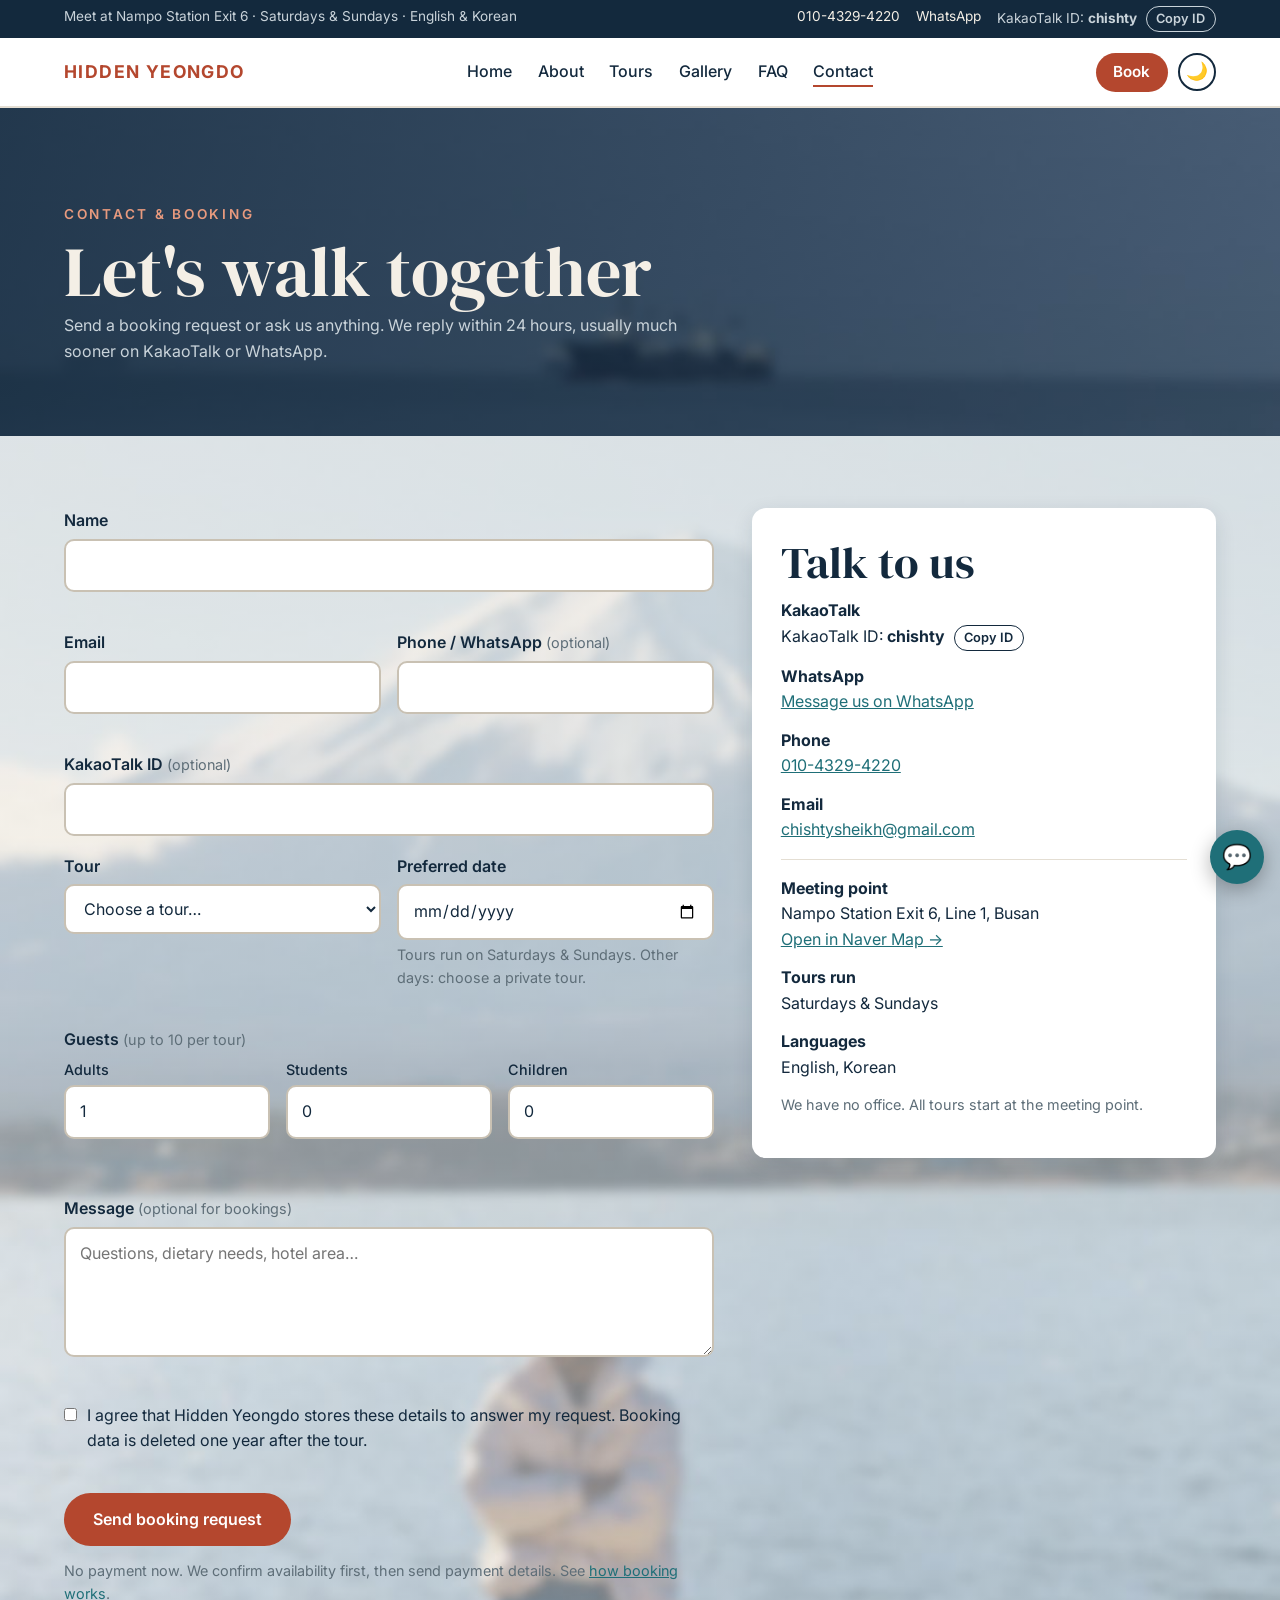
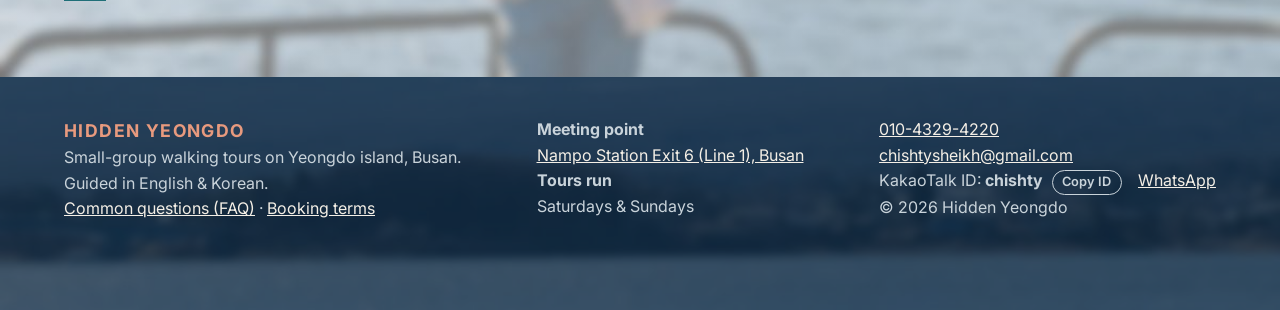
<file: contact.html>
<!DOCTYPE html>
<html lang="en">
<head>
  <meta charset="UTF-8">
  <meta name="viewport" content="width=device-width, initial-scale=1.0">
  <title>Contact & Booking | Hidden Yeongdo</title>
  <meta name="description" content="Book the 1-Day Hidden Yeongdo Tour or the Half-day Sunset Walk, or ask a question by form, KakaoTalk, WhatsApp, phone or email.">
  <link rel="canonical" href="https://chishtysheikh-sketch.github.io/Hidden-Yeongdo/contact.html">
  <meta property="og:type" content="website">
  <meta property="og:site_name" content="Hidden Yeongdo">
  <meta property="og:title" content="Contact & Booking | Hidden Yeongdo">
  <meta property="og:description" content="Book the 1-Day Hidden Yeongdo Tour or the Half-day Sunset Walk, or ask a question by form, KakaoTalk, WhatsApp, phone or email.">
  <meta property="og:url" content="https://chishtysheikh-sketch.github.io/Hidden-Yeongdo/contact.html">
  <meta property="og:image" content="https://chishtysheikh-sketch.github.io/Hidden-Yeongdo/images/hero.jpg">
  <meta name="twitter:card" content="summary_large_image">
  <link rel="preconnect" href="https://fonts.googleapis.com">
  <link rel="stylesheet" href="https://fonts.googleapis.com/css2?family=DM+Serif+Display&family=Inter:wght@400;500;600;700&display=swap">
  <link rel="icon" href="images/favicon.svg" type="image/svg+xml">
  <!-- Day/night mode: set the theme before the CSS loads so there is no white flash (see js/main.js part 11) -->
  <script>
    (function () {
      var t = null;
      try { t = localStorage.getItem("theme"); } catch (e) {}
      if (t !== "day" && t !== "night") t = window.matchMedia && matchMedia("(prefers-color-scheme: dark)").matches ? "night" : "day";
      document.documentElement.setAttribute("data-theme", t);
    })();
  </script>
  <link rel="stylesheet" href="css/style.css">
</head>
<body>
  <!-- ===== Shared header (same on every page) ===== -->
  <header class="site-header">
    <div class="topbar">
      <div class="container topbar-inner">
        <span>Meet at Nampo Station Exit 6 · Saturdays &amp; Sundays · English &amp; Korean</span>
        <span class="topbar-links"><a href="tel:+821043294220">010-4329-4220</a><a href="https://wa.me/821043294220" target="_blank" rel="noopener">WhatsApp</a><span class="kakao">KakaoTalk ID: <strong>chishty</strong> <button type="button" class="copy-btn" data-copy="chishty">Copy ID</button></span></span>
      </div>
    </div>
    <nav class="nav container" aria-label="Main navigation">
      <a class="logo" href="index.html">HIDDEN YEONGDO</a>
      <ul class="nav-links">
        <li><a href="index.html">Home</a></li>
        <li><a href="about.html">About</a></li>
        <li><a href="packages.html">Tours</a></li>
        <li><a href="gallery.html">Gallery</a></li>
        <li><a href="faq.html">FAQ</a></li>
        <li><a href="contact.html" class="active" aria-current="page">Contact</a></li>
      </ul>
      <div class="nav-tools">
        <a class="btn btn-sm" href="contact.html">Book</a>
        <button class="theme-btn" type="button" aria-pressed="false" aria-label="Switch to night mode">🌙</button>
        <button class="menu-btn" type="button" aria-label="Open menu" aria-expanded="false">☰</button>
      </div>
    </nav>
  </header>

  <main>
    <section class="page-hero" style="background-image: url('images/bg-contact.jpg')">
      <div class="container">
        <p class="eyebrow">Contact &amp; booking</p>
        <h1>Let's walk together</h1>
        <p>Send a booking request or ask us anything. We reply within 24 hours, usually much sooner on KakaoTalk or WhatsApp.</p>
      </div>
    </section>

    <section class="bg-photo overlay-light" style="background-image: url('images/bg-contact-body.jpg'); background-position: center 35%">
      <div class="container contact-layout">
        <!-- Sent to Formspree. novalidate: js/main.js (part 8) checks the fields and sends the form without reloading the page -->
        <form id="contact-form" action="https://formspree.io/f/{{FORMSPREE_ID}}" method="POST" novalidate
              data-price-adult="57000" data-price-student="46500"
              data-price-child="32500" data-price-sunset="20000">
          <input type="hidden" name="_subject" value="New booking request – Hidden Yeongdo">
          <!-- spam trap: real people never see or fill this -->
          <input type="text" name="_gotcha" class="hp" tabindex="-1" autocomplete="off" aria-hidden="true">

          <div class="form-group">
            <label for="name">Name</label>
            <input id="name" name="name" type="text" autocomplete="name" required maxlength="100">
            <p class="error" id="name-error"></p>
          </div>
          <div class="form-row">
            <div class="form-group">
              <label for="email">Email</label>
              <input id="email" name="email" type="email" autocomplete="email" required maxlength="200">
              <p class="error" id="email-error"></p>
            </div>
            <div class="form-group">
              <label for="phone">Phone / WhatsApp <span class="opt">(optional)</span></label>
              <input id="phone" name="phone" type="tel" autocomplete="tel" maxlength="50">
            </div>
          </div>
          <div class="form-group">
            <label for="kakao_id">KakaoTalk ID <span class="opt">(optional)</span></label>
            <input id="kakao_id" name="kakao_id" type="text" maxlength="50">
          </div>
          <div class="form-row">
            <div class="form-group">
              <label for="package">Tour</label>
              <select id="package" name="package" required>
                <option value="">Choose a tour…</option>
                <option value="1day">1-Day Hidden Yeongdo Tour</option>
                <option value="sunset">Half-day Sunset Walk</option>
                <option value="private">Private group tour (ask for a quote)</option>
                <option value="question">Just a question</option>
              </select>
              <p class="error" id="package-error"></p>
            </div>
            <div class="form-group">
              <label for="date">Preferred date</label>
              <input id="date" name="date" type="date">
              <p class="hint">Tours run on Saturdays &amp; Sundays. Other days: choose a private tour.</p>
              <p class="error" id="date-error"></p>
            </div>
          </div>
          <fieldset class="form-group guests">
            <legend>Guests <span class="opt">(up to 10 per tour)</span></legend>
            <div class="form-row three">
              <div><label for="adults">Adults</label><input id="adults" name="adults" type="number" min="0" max="10" value="1" inputmode="numeric"></div>
              <div><label for="students">Students</label><input id="students" name="students" type="number" min="0" max="10" value="0" inputmode="numeric"></div>
              <div><label for="children">Children</label><input id="children" name="children" type="number" min="0" max="10" value="0" inputmode="numeric"></div>
            </div>
            <p class="error" id="guests-error"></p>
            <p class="estimate" id="price-estimate" aria-live="polite"></p>
          </fieldset>
          <div class="form-group">
            <label for="message">Message <span class="opt">(optional for bookings)</span></label>
            <textarea id="message" name="message" rows="4" maxlength="2000" placeholder="Questions, dietary needs, hotel area…"></textarea>
            <p class="error" id="message-error"></p>
          </div>
          <div class="form-group">
            <!-- TODO: add a privacy policy page and link it here -->
            <label class="check"><input id="consent" name="consent" type="checkbox" value="yes">
              <span>I agree that Hidden Yeongdo stores these details to answer my request. Booking data is deleted one year after the tour.</span></label>
            <p class="error" id="consent-error"></p>
          </div>
          <button class="btn" type="submit">Send booking request</button>
          <p class="form-note">No payment now. We confirm availability first, then send payment details. See <a href="packages.html#booking-terms">how booking works</a>.</p>
          <p class="success" id="form-success" role="status"></p>
        </form>

        <aside class="info-box">
          <h2>Talk to us</h2>
          <p><strong>KakaoTalk</strong><br><span class="kakao">KakaoTalk ID: <strong>chishty</strong> <button type="button" class="copy-btn" data-copy="chishty">Copy ID</button></span></p>
          <p><strong>WhatsApp</strong><br><a href="https://wa.me/821043294220" target="_blank" rel="noopener">Message us on WhatsApp</a></p>
          <p><strong>Phone</strong><br><a href="tel:+821043294220">010-4329-4220</a></p>
          <p><strong>Email</strong><br><a href="mailto:chishtysheikh@gmail.com">chishtysheikh@gmail.com</a></p>
          <hr>
          <p><strong>Meeting point</strong><br>Nampo Station Exit 6, Line 1, Busan<br><a href="https://map.naver.com/p/search/%EB%82%A8%ED%8F%AC%EC%97%AD%206%EB%B2%88%EC%B6%9C%EA%B5%AC" target="_blank" rel="noopener">Open in Naver Map →</a></p>
          <p><strong>Tours run</strong><br>Saturdays &amp; Sundays</p>
          <p><strong>Languages</strong><br>English, Korean</p>
          <p class="opt">We have no office. All tours start at the meeting point.</p>
        </aside>
      </div>
    </section>
  </main>

  <!-- ===== Shared footer ===== -->
  <footer class="site-footer bg-photo overlay-footer" style="background-image: url('images/bg-footer.jpg')">
    <div class="container footer-grid">
      <div>
        <a class="logo" href="index.html">HIDDEN YEONGDO</a>
        <p>Small-group walking tours on Yeongdo island, Busan.</p>
        <p>Guided in English &amp; Korean.</p>
        <p><a href="faq.html">Common questions (FAQ)</a> · <a href="packages.html#booking-terms">Booking terms</a></p>
      </div>
      <div>
        <p><strong>Meeting point</strong><br><a href="https://map.naver.com/p/search/%EB%82%A8%ED%8F%AC%EC%97%AD%206%EB%B2%88%EC%B6%9C%EA%B5%AC" target="_blank" rel="noopener">Nampo Station Exit 6 (Line 1), Busan</a></p>
        <p><strong>Tours run</strong><br>Saturdays &amp; Sundays</p>
      </div>
      <div>
        <p><a href="tel:+821043294220">010-4329-4220</a><br><a href="mailto:chishtysheikh@gmail.com">chishtysheikh@gmail.com</a></p>
        <p class="footer-social"><span class="kakao">KakaoTalk ID: <strong>chishty</strong> <button type="button" class="copy-btn" data-copy="chishty">Copy ID</button></span><a href="https://wa.me/821043294220" target="_blank" rel="noopener">WhatsApp</a></p>
        <p>&copy; <span id="year">2026</span> Hidden Yeongdo</p>
      </div>
    </div>
  </footer>

  <!-- Floating contact button (js/main.js part 12) + Tawk.to live chat (part 15) -->
  <div class="fab">
    <div class="fab-menu" id="fab-menu" hidden>
      <button type="button" class="fab-chat" hidden>💬 Live chat</button>
      <a href="tel:+821043294220">📞 Call 010-4329-4220</a>
      <div>💬 <span class="kakao">KakaoTalk ID: <strong>chishty</strong> <button type="button" class="copy-btn" data-copy="chishty">Copy ID</button></span></div>
      <a href="mailto:chishtysheikh@gmail.com">✉️ Email us</a>
    </div>
    <button class="fab-btn" type="button" aria-expanded="false" aria-controls="fab-menu" aria-label="Contact us: chat, call or KakaoTalk"><span class="fab-icon" aria-hidden="true">💬</span><span class="fab-badge" hidden></span></button>
  </div>

  <script src="js/supabase.js"></script>
  <script src="js/main.js"></script>
</body>
</html>
</file>
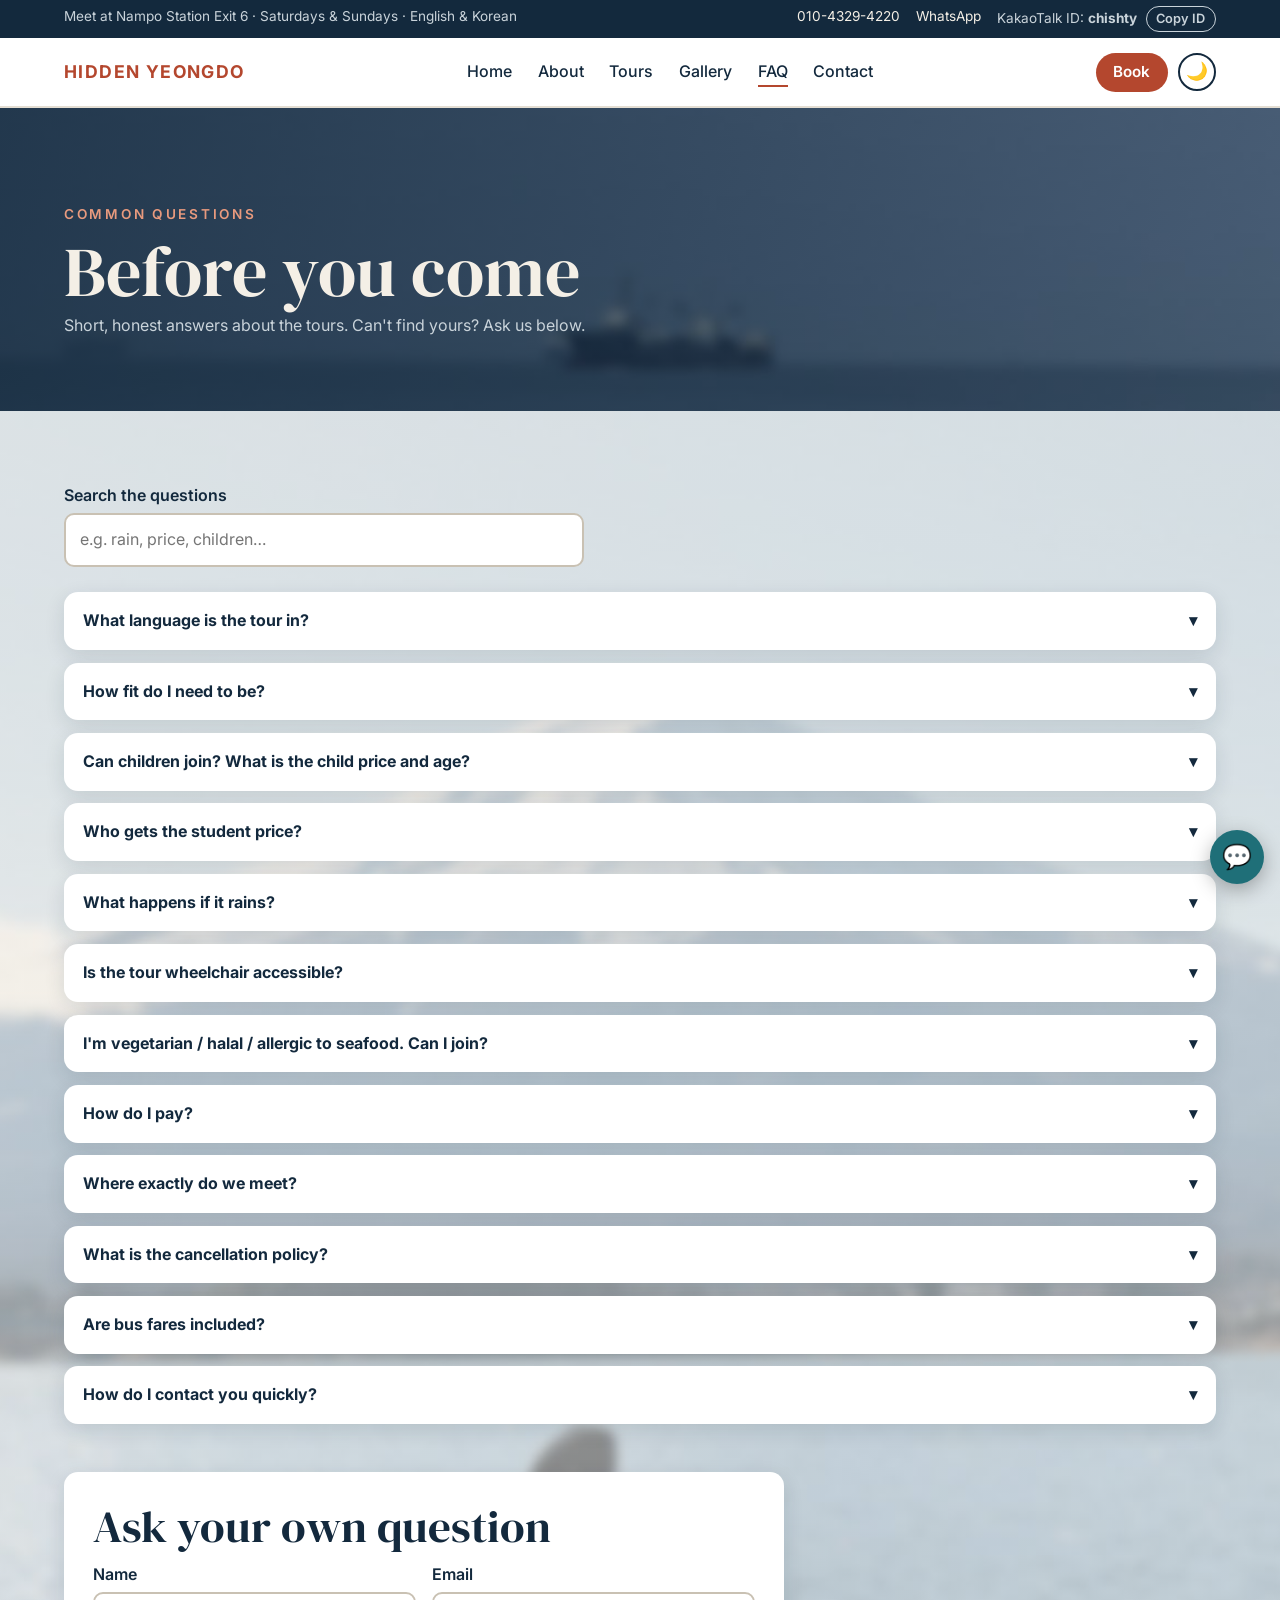
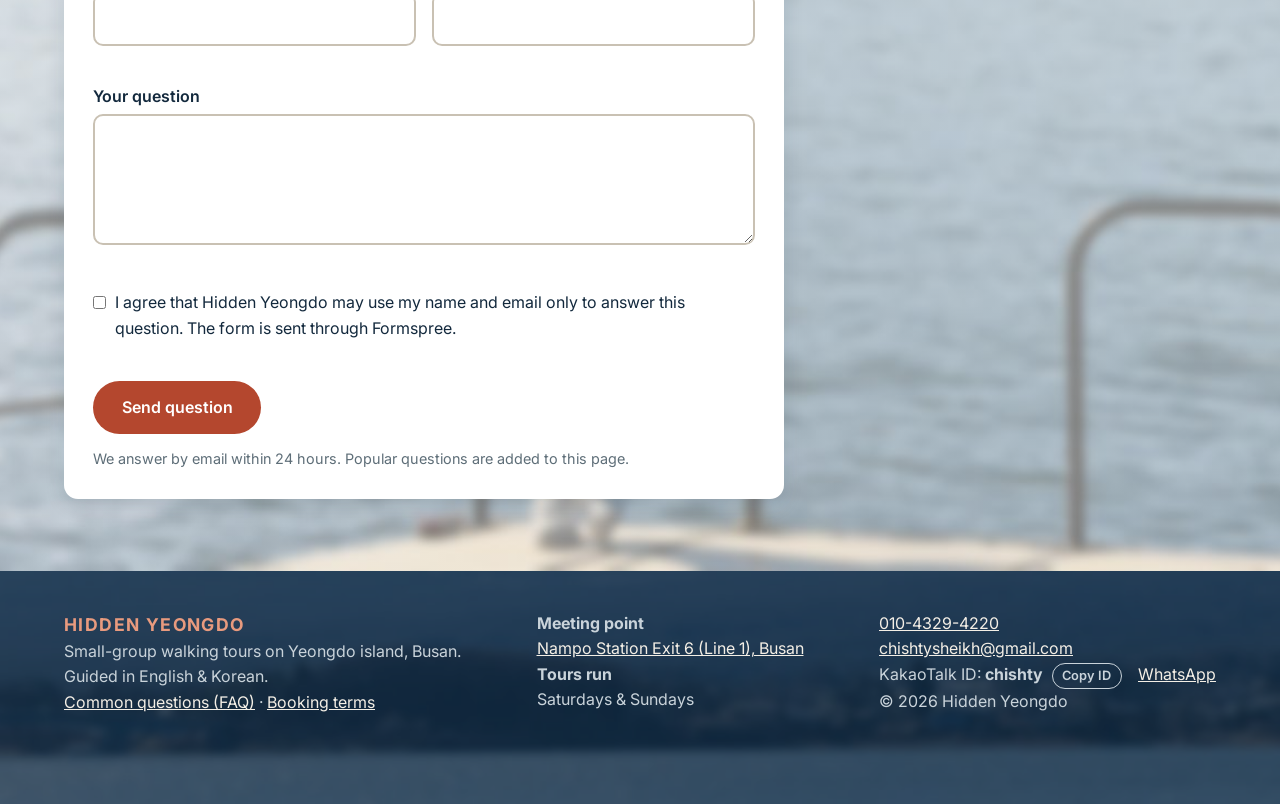
<file: faq.html>
<!DOCTYPE html>
<html lang="en">
<head>
  <meta charset="UTF-8">
  <meta name="viewport" content="width=device-width, initial-scale=1.0">
  <title>FAQ | Hidden Yeongdo</title>
  <meta name="description" content="Answers about language, fitness, children and student prices, rain, diet, payment, the meeting point and cancellation for Hidden Yeongdo tours in Busan.">
  <link rel="canonical" href="https://chishtysheikh-sketch.github.io/Hidden-Yeongdo/faq.html">
  <meta property="og:type" content="website">
  <meta property="og:site_name" content="Hidden Yeongdo">
  <meta property="og:title" content="FAQ | Hidden Yeongdo">
  <meta property="og:description" content="Answers about language, fitness, children and student prices, rain, diet, payment, the meeting point and cancellation for Hidden Yeongdo tours in Busan.">
  <meta property="og:url" content="https://chishtysheikh-sketch.github.io/Hidden-Yeongdo/faq.html">
  <meta property="og:image" content="https://chishtysheikh-sketch.github.io/Hidden-Yeongdo/images/hero.jpg">
  <meta name="twitter:card" content="summary_large_image">
  <link rel="preconnect" href="https://fonts.googleapis.com">
  <link rel="stylesheet" href="https://fonts.googleapis.com/css2?family=DM+Serif+Display&family=Inter:wght@400;500;600;700&display=swap">
  <link rel="icon" href="images/favicon.svg" type="image/svg+xml">
  <!-- Day/night mode: set the theme before the CSS loads so there is no white flash (see js/main.js part 11) -->
  <script>
    (function () {
      var t = null;
      try { t = localStorage.getItem("theme"); } catch (e) {}
      if (t !== "day" && t !== "night") t = window.matchMedia && matchMedia("(prefers-color-scheme: dark)").matches ? "night" : "day";
      document.documentElement.setAttribute("data-theme", t);
    })();
  </script>
  <link rel="stylesheet" href="css/style.css">
  <script type="application/ld+json">
{
  "@context": "https://schema.org",
  "@type": "FAQPage",
  "mainEntity": [
    {
      "@type": "Question",
      "name": "What language is the tour in?",
      "acceptedAnswer": {
        "@type": "Answer",
        "text": "Tours are guided in English and Korean. Tell us which one you prefer when you book."
      }
    },
    {
      "@type": "Question",
      "name": "How fit do I need to be?",
      "acceptedAnswer": {
        "@type": "Answer",
        "text": "You walk about 8 km during the day on coastal paths, stairs and pebble beaches, including a beginner-friendly hike to the 395 m summit of Bongnaesan. The longest parts are the 2-hour coastal walk and the hike of about 2¼ hours, with stops along the way. Comfortable trainers or hiking shoes are a must."
      }
    },
    {
      "@type": "Question",
      "name": "Can children join? What is the child price and age?",
      "acceptedAnswer": {
        "@type": "Answer",
        "text": "Yes, children are welcome. On the 1-Day Tour, children aged 6–12 pay ₩32,500 (adults ₩57,000). The Half-day Sunset Walk is ₩20,000 per person."
      }
    },
    {
      "@type": "Question",
      "name": "Who gets the student price?",
      "acceptedAnswer": {
        "@type": "Answer",
        "text": "Anyone with a valid student ID pays ₩46,500 instead of ₩57,000. Please bring your student ID on the day."
      }
    },
    {
      "@type": "Question",
      "name": "What happens if it rains?",
      "acceptedAnswer": {
        "@type": "Answer",
        "text": "In heavy rain we skip the summit and add a café stop on the coast instead. If the weather is unsafe, we move your tour to another date or give you a full refund. See our booking terms."
      }
    },
    {
      "@type": "Question",
      "name": "Is the tour wheelchair accessible?",
      "acceptedAnswer": {
        "@type": "Answer",
        "text": "No, sorry. The route uses narrow coastal trails, stairs, a mountain path and a pebble beach, so it is not suitable for wheelchairs. If you have limited mobility, message us and we will tell you honestly which parts are possible."
      }
    },
    {
      "@type": "Question",
      "name": "I'm vegetarian / halal / allergic to seafood. Can I join?",
      "acceptedAnswer": {
        "@type": "Answer",
        "text": "Yes. Lunch and dinner on the 1-Day Tour are seafood meals (a haenyeo seafood lunch and grilled clams), and we can arrange vegetarian, halal and seafood-free meals instead. Please tell us about your diet or allergies when you book."
      }
    },
    {
      "@type": "Question",
      "name": "How do I pay?",
      "acceptedAnswer": {
        "@type": "Answer",
        "text": "You can pay by bank transfer, cash or card. You don't pay when you send a booking request: after we confirm your date, we send you the payment details by email."
      }
    },
    {
      "@type": "Question",
      "name": "Where exactly do we meet?",
      "acceptedAnswer": {
        "@type": "Answer",
        "text": "At Nampo Station Exit 6 (Busan Metro Line 1). The 1-Day Tour starts at 09:30. Open the meeting point in Naver Map."
      }
    },
    {
      "@type": "Question",
      "name": "What is the cancellation policy?",
      "acceptedAnswer": {
        "@type": "Answer",
        "text": "If you need to cancel, please let us know at least 24 hours before the tour. If a tour cannot run because of the weather or too few guests, you get another date or a full refund. Full details are in our booking terms."
      }
    },
    {
      "@type": "Question",
      "name": "Are bus fares included?",
      "acceptedAnswer": {
        "@type": "Answer",
        "text": "No. We travel by local bus on Yeongdo, so please bring a T-money card with enough credit. The guide, seafood lunch, grilled-clam dinner and bottled water are included in the 1-Day Tour."
      }
    },
    {
      "@type": "Question",
      "name": "How do I contact you quickly?",
      "acceptedAnswer": {
        "@type": "Answer",
        "text": "Call 010-4329-4220 or send a KakaoTalk message to ID chishty. You can also email chishtysheikh@gmail.com."
      }
    }
  ]
}
  </script>
</head>
<body>
  <!-- ===== Shared header (same on every page) ===== -->
  <header class="site-header">
    <div class="topbar">
      <div class="container topbar-inner">
        <span>Meet at Nampo Station Exit 6 · Saturdays &amp; Sundays · English &amp; Korean</span>
        <span class="topbar-links"><a href="tel:+821043294220">010-4329-4220</a><a href="https://wa.me/821043294220" target="_blank" rel="noopener">WhatsApp</a><span class="kakao">KakaoTalk ID: <strong>chishty</strong> <button type="button" class="copy-btn" data-copy="chishty">Copy ID</button></span></span>
      </div>
    </div>
    <nav class="nav container" aria-label="Main navigation">
      <a class="logo" href="index.html">HIDDEN YEONGDO</a>
      <ul class="nav-links">
        <li><a href="index.html">Home</a></li>
        <li><a href="about.html">About</a></li>
        <li><a href="packages.html">Tours</a></li>
        <li><a href="gallery.html">Gallery</a></li>
        <li><a href="faq.html" class="active" aria-current="page">FAQ</a></li>
        <li><a href="contact.html">Contact</a></li>
      </ul>
      <div class="nav-tools">
        <a class="btn btn-sm" href="contact.html">Book</a>
        <button class="theme-btn" type="button" aria-pressed="false" aria-label="Switch to night mode">🌙</button>
        <button class="menu-btn" type="button" aria-label="Open menu" aria-expanded="false">☰</button>
      </div>
    </nav>
  </header>

  <main>
    <section class="page-hero" style="background-image: url('images/bg-contact.jpg')">
      <div class="container">
        <p class="eyebrow">Common questions</p>
        <h1>Before you come</h1>
        <p>Short, honest answers about the tours. Can't find yours? Ask us below.</p>
      </div>
    </section>

    <section class="bg-photo overlay-light" style="background-image: url('images/bg-contact-body.jpg'); background-position: center 35%">
      <div class="container">
        <div class="form-group faq-search">
          <label for="faq-search">Search the questions</label>
          <input id="faq-search" type="search" placeholder="e.g. rain, price, children…" autocomplete="off" aria-controls="faq-list">
        </div>
        <p class="faq-empty" id="faq-empty" role="status"></p>

        <!-- FAQ accordion (js/main.js part 4).
             To add a question: copy one <li class="faq-item">…</li> block, change the
             question and answer, and give it new ids (faq-q-13 / faq-a-13, and update
             aria-controls and aria-labelledby to match). Then add the same question
             to the FAQPage JSON-LD in <head> so Google sees it too. -->
        <ol class="faq-list" id="faq-list">
          <li class="faq-item" id="faq-language">
            <h3><button class="faq-q" type="button" aria-expanded="false" aria-controls="faq-a-1" id="faq-q-1"><span>What language is the tour in?</span><span class="faq-arrow" aria-hidden="true">▾</span></button></h3>
            <div class="faq-a" id="faq-a-1" role="region" aria-labelledby="faq-q-1" hidden><p>Tours are guided in English and Korean. Tell us which one you prefer when you book.</p></div>
          </li>
          <li class="faq-item" id="faq-fitness">
            <h3><button class="faq-q" type="button" aria-expanded="false" aria-controls="faq-a-2" id="faq-q-2"><span>How fit do I need to be?</span><span class="faq-arrow" aria-hidden="true">▾</span></button></h3>
            <div class="faq-a" id="faq-a-2" role="region" aria-labelledby="faq-q-2" hidden><p>You walk about 8 km during the day on coastal paths, stairs and pebble beaches, including a beginner-friendly hike to the 395 m summit of Bongnaesan. The longest parts are the 2-hour coastal walk and the hike of about 2¼ hours, with stops along the way. Comfortable trainers or hiking shoes are a must.</p></div>
          </li>
          <li class="faq-item" id="faq-children">
            <h3><button class="faq-q" type="button" aria-expanded="false" aria-controls="faq-a-3" id="faq-q-3"><span>Can children join? What is the child price and age?</span><span class="faq-arrow" aria-hidden="true">▾</span></button></h3>
            <div class="faq-a" id="faq-a-3" role="region" aria-labelledby="faq-q-3" hidden><p>Yes, children are welcome. On the 1-Day Tour, children aged 6–12 pay ₩32,500 (adults ₩57,000). The Half-day Sunset Walk is ₩20,000 per person.</p></div>
          </li>
          <li class="faq-item" id="faq-student">
            <h3><button class="faq-q" type="button" aria-expanded="false" aria-controls="faq-a-4" id="faq-q-4"><span>Who gets the student price?</span><span class="faq-arrow" aria-hidden="true">▾</span></button></h3>
            <div class="faq-a" id="faq-a-4" role="region" aria-labelledby="faq-q-4" hidden><p>Anyone with a valid student ID pays ₩46,500 instead of ₩57,000. Please bring your student ID on the day.</p></div>
          </li>
          <li class="faq-item" id="faq-rain">
            <h3><button class="faq-q" type="button" aria-expanded="false" aria-controls="faq-a-5" id="faq-q-5"><span>What happens if it rains?</span><span class="faq-arrow" aria-hidden="true">▾</span></button></h3>
            <div class="faq-a" id="faq-a-5" role="region" aria-labelledby="faq-q-5" hidden><p>In heavy rain we skip the summit and add a café stop on the coast instead. If the weather is unsafe, we move your tour to another date or give you a full refund. See our <a href="packages.html#booking-terms">booking terms</a>.</p></div>
          </li>
          <li class="faq-item" id="faq-wheelchair">
            <h3><button class="faq-q" type="button" aria-expanded="false" aria-controls="faq-a-6" id="faq-q-6"><span>Is the tour wheelchair accessible?</span><span class="faq-arrow" aria-hidden="true">▾</span></button></h3>
            <div class="faq-a" id="faq-a-6" role="region" aria-labelledby="faq-q-6" hidden><p>No, sorry. The route uses narrow coastal trails, stairs, a mountain path and a pebble beach, so it is not suitable for wheelchairs. If you have limited mobility, message us and we will tell you honestly which parts are possible.</p></div>
          </li>
          <li class="faq-item" id="faq-diet">
            <h3><button class="faq-q" type="button" aria-expanded="false" aria-controls="faq-a-7" id="faq-q-7"><span>I'm vegetarian / halal / allergic to seafood. Can I join?</span><span class="faq-arrow" aria-hidden="true">▾</span></button></h3>
            <div class="faq-a" id="faq-a-7" role="region" aria-labelledby="faq-q-7" hidden><p>Yes. Lunch and dinner on the 1-Day Tour are seafood meals (a haenyeo seafood lunch and grilled clams), and we can arrange vegetarian, halal and seafood-free meals instead. Please tell us about your diet or allergies when you book.</p></div>
          </li>
          <li class="faq-item" id="faq-pay">
            <h3><button class="faq-q" type="button" aria-expanded="false" aria-controls="faq-a-8" id="faq-q-8"><span>How do I pay?</span><span class="faq-arrow" aria-hidden="true">▾</span></button></h3>
            <div class="faq-a" id="faq-a-8" role="region" aria-labelledby="faq-q-8" hidden><p>You can pay by bank transfer, cash or card. You don't pay when you send a booking request: after we confirm your date, we send you the payment details by email.</p></div>
          </li>
          <li class="faq-item" id="faq-meeting">
            <h3><button class="faq-q" type="button" aria-expanded="false" aria-controls="faq-a-9" id="faq-q-9"><span>Where exactly do we meet?</span><span class="faq-arrow" aria-hidden="true">▾</span></button></h3>
            <div class="faq-a" id="faq-a-9" role="region" aria-labelledby="faq-q-9" hidden><p>At Nampo Station Exit 6 (Busan Metro Line 1). The 1-Day Tour starts at 09:30. <a href="https://map.naver.com/p/search/%EB%82%A8%ED%8F%AC%EC%97%AD%206%EB%B2%88%EC%B6%9C%EA%B5%AC" target="_blank" rel="noopener">Open the meeting point in Naver Map</a>.</p></div>
          </li>
          <li class="faq-item" id="faq-cancel">
            <h3><button class="faq-q" type="button" aria-expanded="false" aria-controls="faq-a-10" id="faq-q-10"><span>What is the cancellation policy?</span><span class="faq-arrow" aria-hidden="true">▾</span></button></h3>
            <div class="faq-a" id="faq-a-10" role="region" aria-labelledby="faq-q-10" hidden><p>If you need to cancel, please let us know at least 24 hours before the tour. If a tour cannot run because of the weather or too few guests, you get another date or a full refund. Full details are in our <a href="packages.html#booking-terms">booking terms</a>.</p></div>
          </li>
          <li class="faq-item" id="faq-bus">
            <h3><button class="faq-q" type="button" aria-expanded="false" aria-controls="faq-a-11" id="faq-q-11"><span>Are bus fares included?</span><span class="faq-arrow" aria-hidden="true">▾</span></button></h3>
            <div class="faq-a" id="faq-a-11" role="region" aria-labelledby="faq-q-11" hidden><p>No. We travel by local bus on Yeongdo, so please bring a T-money card with enough credit. The guide, seafood lunch, grilled-clam dinner and bottled water are included in the 1-Day Tour.</p></div>
          </li>
          <li class="faq-item" id="faq-contact">
            <h3><button class="faq-q" type="button" aria-expanded="false" aria-controls="faq-a-12" id="faq-q-12"><span>How do I contact you quickly?</span><span class="faq-arrow" aria-hidden="true">▾</span></button></h3>
            <div class="faq-a" id="faq-a-12" role="region" aria-labelledby="faq-q-12" hidden><p>Call <a href="tel:+821043294220">010-4329-4220</a> or send a KakaoTalk message to ID <strong>chishty</strong> <button type="button" class="copy-btn" data-copy="chishty">Copy ID</button>. You can also email <a href="mailto:chishtysheikh@gmail.com">chishtysheikh@gmail.com</a>.</p></div>
          </li>
        </ol>

        <!-- Ask your own question: sent to Gmail through Formspree (js/main.js part 8).
             We do not show visitors' questions on the page: answer them by email and
             add the good ones to the list above yourself. -->
        <form id="ask-form" class="ask-box" action="https://formspree.io/f/{{FORMSPREE_ID}}" method="POST" novalidate>
          <h2>Ask your own question</h2>
          <input type="hidden" name="_subject" value="New question from website">
          <input type="text" name="_gotcha" class="hp" tabindex="-1" autocomplete="off" aria-hidden="true">
          <div class="form-row">
            <div class="form-group">
              <label for="ask-name">Name</label>
              <input id="ask-name" name="name" type="text" autocomplete="name" required maxlength="100">
              <p class="error" id="ask-name-error"></p>
            </div>
            <div class="form-group">
              <label for="ask-email">Email</label>
              <input id="ask-email" name="email" type="email" autocomplete="email" required maxlength="200">
              <p class="error" id="ask-email-error"></p>
            </div>
          </div>
          <div class="form-group">
            <label for="ask-question">Your question</label>
            <textarea id="ask-question" name="question" rows="4" required minlength="10" maxlength="2000"></textarea>
            <p class="error" id="ask-question-error"></p>
          </div>
          <div class="form-group">
            <!-- TODO: add a privacy policy page and link it here -->
            <label class="check"><input id="ask-consent" name="consent" type="checkbox" value="yes" required>
              <span>I agree that Hidden Yeongdo may use my name and email only to answer this question. The form is sent through Formspree.</span></label>
            <p class="error" id="ask-consent-error"></p>
          </div>
          <button class="btn" type="submit">Send question</button>
          <p class="success" id="ask-success" role="status"></p>
          <p class="form-note">We answer by email within 24 hours. Popular questions are added to this page.</p>
        </form>
      </div>
    </section>
  </main>

  <!-- ===== Shared footer ===== -->
  <footer class="site-footer bg-photo overlay-footer" style="background-image: url('images/bg-footer.jpg')">
    <div class="container footer-grid">
      <div>
        <a class="logo" href="index.html">HIDDEN YEONGDO</a>
        <p>Small-group walking tours on Yeongdo island, Busan.</p>
        <p>Guided in English &amp; Korean.</p>
        <p><a href="faq.html">Common questions (FAQ)</a> · <a href="packages.html#booking-terms">Booking terms</a></p>
      </div>
      <div>
        <p><strong>Meeting point</strong><br><a href="https://map.naver.com/p/search/%EB%82%A8%ED%8F%AC%EC%97%AD%206%EB%B2%88%EC%B6%9C%EA%B5%AC" target="_blank" rel="noopener">Nampo Station Exit 6 (Line 1), Busan</a></p>
        <p><strong>Tours run</strong><br>Saturdays &amp; Sundays</p>
      </div>
      <div>
        <p><a href="tel:+821043294220">010-4329-4220</a><br><a href="mailto:chishtysheikh@gmail.com">chishtysheikh@gmail.com</a></p>
        <p class="footer-social"><span class="kakao">KakaoTalk ID: <strong>chishty</strong> <button type="button" class="copy-btn" data-copy="chishty">Copy ID</button></span><a href="https://wa.me/821043294220" target="_blank" rel="noopener">WhatsApp</a></p>
        <p>&copy; <span id="year">2026</span> Hidden Yeongdo</p>
      </div>
    </div>
  </footer>

  <!-- Floating contact button (js/main.js part 12) + Tawk.to live chat (part 15) -->
  <div class="fab">
    <div class="fab-menu" id="fab-menu" hidden>
      <button type="button" class="fab-chat" hidden>💬 Live chat</button>
      <a href="tel:+821043294220">📞 Call 010-4329-4220</a>
      <div>💬 <span class="kakao">KakaoTalk ID: <strong>chishty</strong> <button type="button" class="copy-btn" data-copy="chishty">Copy ID</button></span></div>
      <a href="mailto:chishtysheikh@gmail.com">✉️ Email us</a>
    </div>
    <button class="fab-btn" type="button" aria-expanded="false" aria-controls="fab-menu" aria-label="Contact us: chat, call or KakaoTalk"><span class="fab-icon" aria-hidden="true">💬</span><span class="fab-badge" hidden></span></button>
  </div>

  <script src="js/supabase.js"></script>
  <script src="js/main.js"></script>
</body>
</html>
</file>
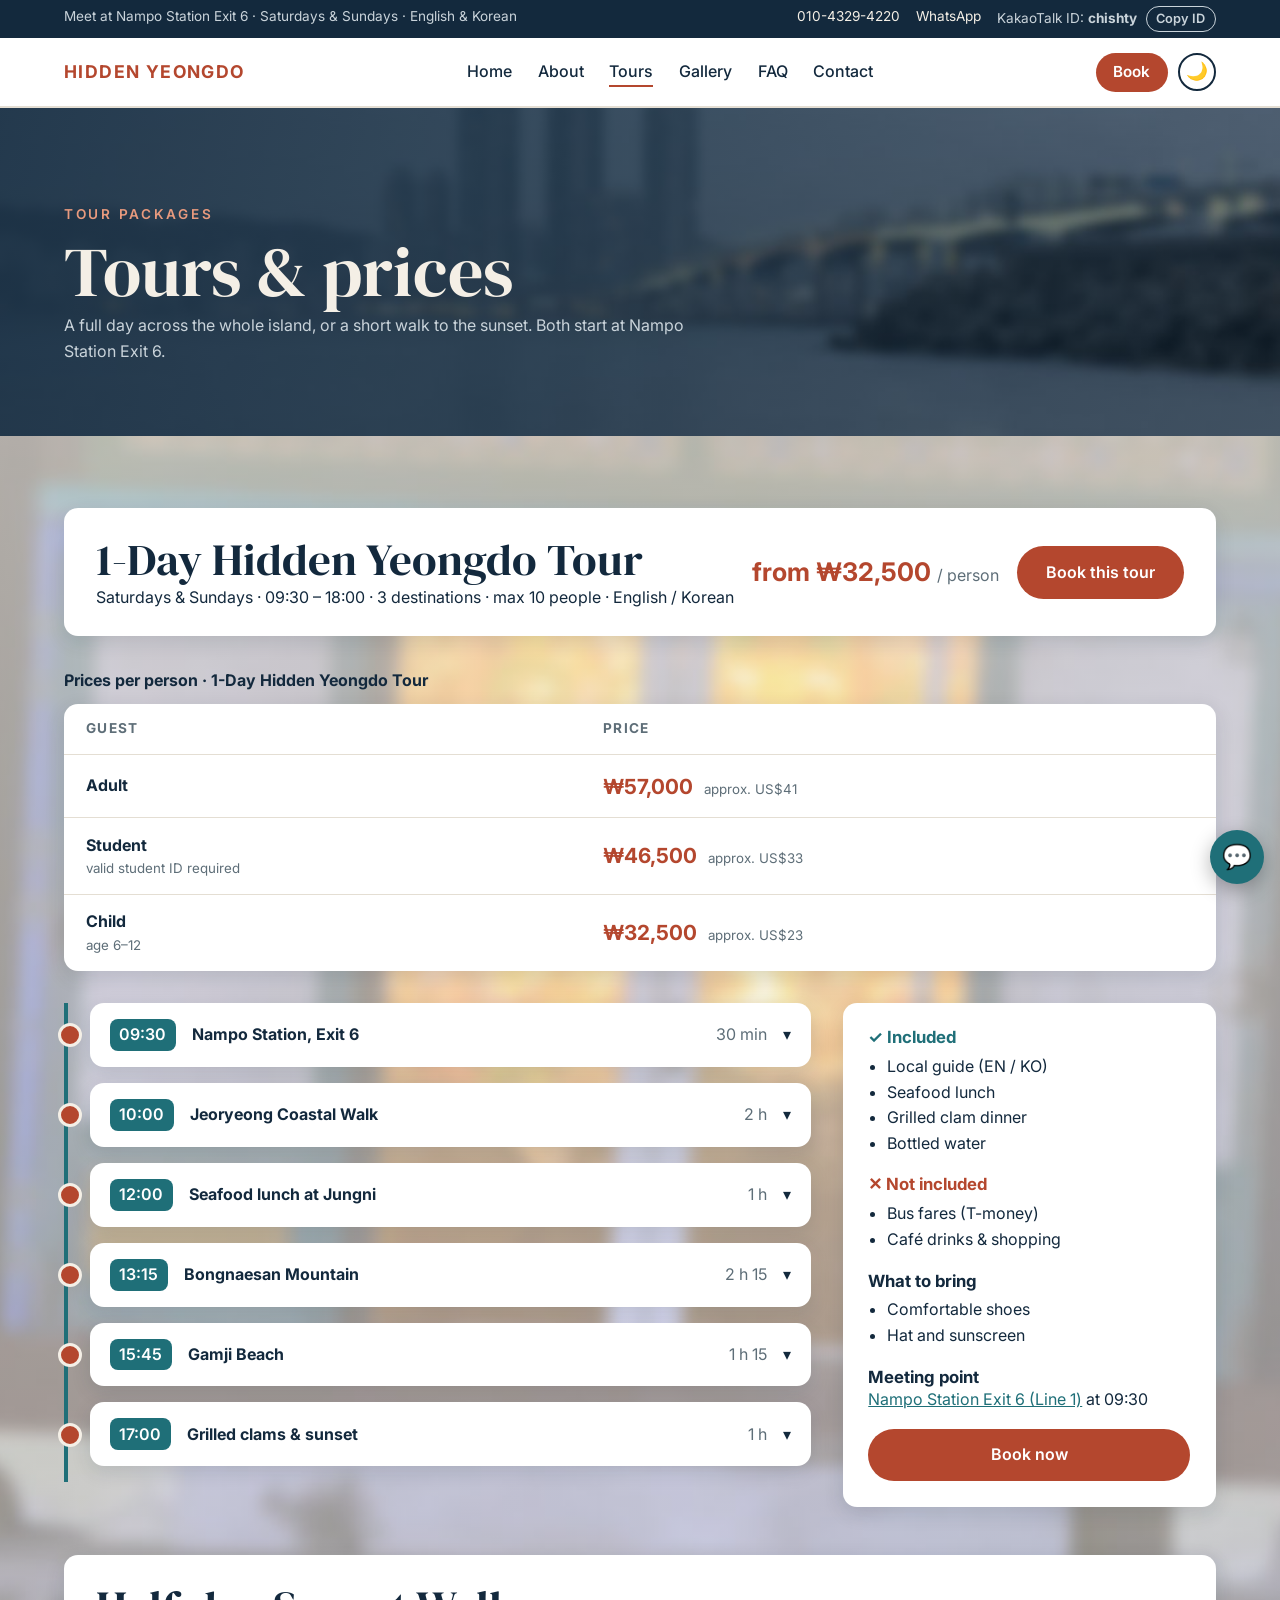
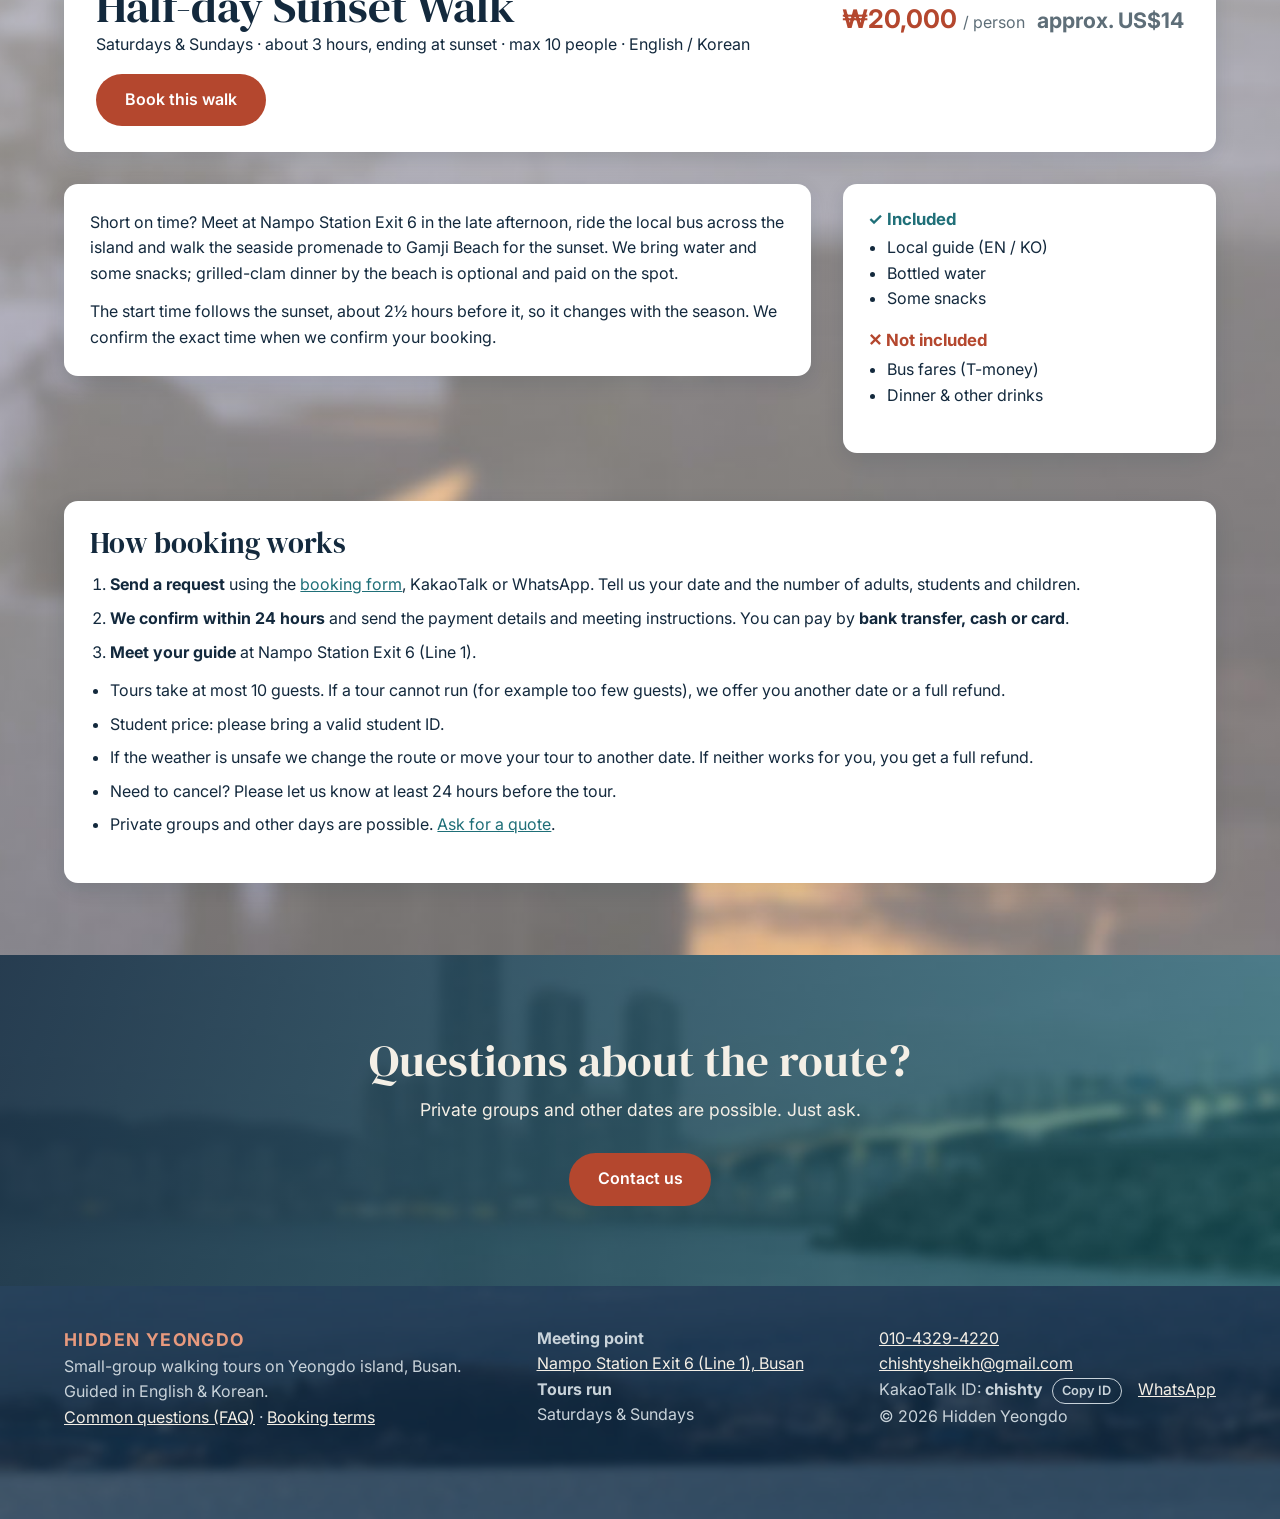
<file: packages.html>
<!DOCTYPE html>
<html lang="en">
<head>
  <meta charset="UTF-8">
  <meta name="viewport" content="width=device-width, initial-scale=1.0">
  <title>Tours &amp; Prices | Hidden Yeongdo</title>
  <meta name="description" content="Prices, departure days and hour-by-hour itinerary for the 1-Day Hidden Yeongdo Tour and the Half-day Sunset Walk, starting at Nampo Station, Busan.">
  <link rel="canonical" href="https://chishtysheikh-sketch.github.io/Hidden-Yeongdo/packages.html">
  <meta property="og:type" content="website">
  <meta property="og:site_name" content="Hidden Yeongdo">
  <meta property="og:title" content="Tours &amp; Prices | Hidden Yeongdo">
  <meta property="og:description" content="Prices, departure days and hour-by-hour itinerary for the 1-Day Hidden Yeongdo Tour and the Half-day Sunset Walk, starting at Nampo Station, Busan.">
  <meta property="og:url" content="https://chishtysheikh-sketch.github.io/Hidden-Yeongdo/packages.html">
  <meta property="og:image" content="https://chishtysheikh-sketch.github.io/Hidden-Yeongdo/images/hero.jpg">
  <meta name="twitter:card" content="summary_large_image">
  <link rel="preconnect" href="https://fonts.googleapis.com">
  <link rel="stylesheet" href="https://fonts.googleapis.com/css2?family=DM+Serif+Display&family=Inter:wght@400;500;600;700&display=swap">
  <link rel="icon" href="images/favicon.svg" type="image/svg+xml">
  <!-- Day/night mode: set the theme before the CSS loads so there is no white flash (see js/main.js part 11) -->
  <script>
    (function () {
      var t = null;
      try { t = localStorage.getItem("theme"); } catch (e) {}
      if (t !== "day" && t !== "night") t = window.matchMedia && matchMedia("(prefers-color-scheme: dark)").matches ? "night" : "day";
      document.documentElement.setAttribute("data-theme", t);
    })();
  </script>
  <link rel="stylesheet" href="css/style.css">
  <script type="application/ld+json">
  {
    "@context": "https://schema.org",
    "@graph": [
      {
        "@type": "TouristTrip",
        "name": "1-Day Hidden Yeongdo Tour",
        "description": "Small-group walking tour of Yeongdo island, Busan: Jeoryeong Coastal Walk, Bongnaesan Mountain and Gamji Beach at sunset. 09:30–18:00, from Nampo Station Exit 6.",
        "touristType": ["Hikers", "Nature lovers", "Food lovers"],
        "availableLanguage": ["English", "Korean"],
        "itinerary": {
          "@type": "ItemList",
          "itemListElement": [
            {"@type": "ListItem", "position": 1, "item": {"@type": "TouristAttraction", "name": "Jeoryeong Coastal Walk"}},
            {"@type": "ListItem", "position": 2, "item": {"@type": "TouristAttraction", "name": "Bongnaesan Mountain"}},
            {"@type": "ListItem", "position": 3, "item": {"@type": "TouristAttraction", "name": "Gamji Beach"}}
          ]
        },
        "offers": [
          {"@type": "Offer", "name": "Adult", "price": "57000", "priceCurrency": "KRW", "url": "https://chishtysheikh-sketch.github.io/Hidden-Yeongdo/packages.html#full-day"},
          {"@type": "Offer", "name": "Student", "price": "46500", "priceCurrency": "KRW", "url": "https://chishtysheikh-sketch.github.io/Hidden-Yeongdo/packages.html#full-day"},
          {"@type": "Offer", "name": "Child", "price": "32500", "priceCurrency": "KRW", "url": "https://chishtysheikh-sketch.github.io/Hidden-Yeongdo/packages.html#full-day"}
        ],
        "provider": {"@id": "https://chishtysheikh-sketch.github.io/Hidden-Yeongdo/#business"}
      },
      {
        "@type": "TouristTrip",
        "name": "Half-day Sunset Walk",
        "description": "About 3 hours from Nampo Station Exit 6 to Gamji Beach on Yeongdo, Busan, ending at sunset.",
        "availableLanguage": ["English", "Korean"],
        "offers": {"@type": "Offer", "price": "20000", "priceCurrency": "KRW", "url": "https://chishtysheikh-sketch.github.io/Hidden-Yeongdo/packages.html#sunset-walk"},
        "provider": {"@id": "https://chishtysheikh-sketch.github.io/Hidden-Yeongdo/#business"}
      }
    ]
  }
  </script>
</head>
<body>
  <!-- ===== Shared header (same on every page) ===== -->
  <header class="site-header">
    <div class="topbar">
      <div class="container topbar-inner">
        <span>Meet at Nampo Station Exit 6 · Saturdays &amp; Sundays · English &amp; Korean</span>
        <span class="topbar-links"><a href="tel:+821043294220">010-4329-4220</a><a href="https://wa.me/821043294220" target="_blank" rel="noopener">WhatsApp</a><span class="kakao">KakaoTalk ID: <strong>chishty</strong> <button type="button" class="copy-btn" data-copy="chishty">Copy ID</button></span></span>
      </div>
    </div>
    <nav class="nav container" aria-label="Main navigation">
      <a class="logo" href="index.html">HIDDEN YEONGDO</a>
      <ul class="nav-links">
        <li><a href="index.html">Home</a></li>
        <li><a href="about.html">About</a></li>
        <li><a href="packages.html" class="active" aria-current="page">Tours</a></li>
        <li><a href="gallery.html">Gallery</a></li>
        <li><a href="faq.html">FAQ</a></li>
        <li><a href="contact.html">Contact</a></li>
      </ul>
      <div class="nav-tools">
        <a class="btn btn-sm" href="contact.html">Book</a>
        <button class="theme-btn" type="button" aria-pressed="false" aria-label="Switch to night mode">🌙</button>
        <button class="menu-btn" type="button" aria-label="Open menu" aria-expanded="false">☰</button>
      </div>
    </nav>
  </header>

  <main>
    <section class="page-hero" style="background-image: url('images/bg-packages.jpg')">
      <div class="container">
        <p class="eyebrow">Tour packages</p>
        <h1>Tours &amp; prices</h1>
        <p>A full day across the whole island, or a short walk to the sunset. Both start at Nampo Station Exit 6.</p>
      </div>
    </section>

    <section class="bg-photo overlay-light" style="background-image: url('images/bg-tour-body.jpg')">
      <div class="container">
        <div class="package-head" id="full-day">
          <div>
            <h2 style="margin:0">1-Day Hidden Yeongdo Tour</h2>
            <p>Saturdays &amp; Sundays · 09:30 – 18:00 · 3 destinations · max 10 people · English / Korean</p>
          </div>
          <p class="price">from ₩32,500 <small class="price-unit">/ person</small></p>
          <a class="btn" href="contact.html?package=1day">Book this tour</a>
        </div>

        <!-- Price table. The "approx. US$" amounts are calculated in js/main.js (part 13, KRW_PER_USD) -->
        <table class="price-table">
          <caption>Prices per person · 1-Day Hidden Yeongdo Tour</caption>
          <thead><tr><th scope="col">Guest</th><th scope="col">Price</th></tr></thead>
          <tbody>
            <tr><th scope="row">Adult</th><td><span class="price">₩57,000</span> <small class="usd" data-krw="57000"></small></td></tr>
            <tr><th scope="row">Student<small>valid student ID required</small></th><td><span class="price">₩46,500</span> <small class="usd" data-krw="46500"></small></td></tr>
            <tr><th scope="row">Child<small>age 6–12</small></th><td><span class="price">₩32,500</span> <small class="usd" data-krw="32500"></small></td></tr>
          </tbody>
        </table>

        <div class="package-layout">
          <!-- Timeline: click a stop to see details (see js/main.js, part 4) -->
          <ol class="timeline">
            <li class="stop">
              <button class="stop-toggle" type="button" aria-expanded="false">
                <span class="stop-time">09:30</span><span class="stop-place">Nampo Station, Exit 6</span><span class="stop-dur">30 min</span><span class="stop-arrow">▾</span>
              </button>
              <p class="stop-detail">Meet your guide and take a local bus across the bridge to Yeongdo. Bring a charged T-money card.</p>
            </li>
            <li class="stop">
              <button class="stop-toggle" type="button" aria-expanded="false">
                <span class="stop-time">10:00</span><span class="stop-place">Jeoryeong Coastal Walk</span><span class="stop-dur">2 h</span><span class="stop-arrow">▾</span>
              </button>
              <p class="stop-detail">Start at the tile mosaic wall and walk down to the sea. Follow the cliff path along pebble shores, with views of Namhang Bridge and ships waiting offshore, on a trail that was once a restricted military area.</p>
            </li>
            <li class="stop">
              <button class="stop-toggle" type="button" aria-expanded="false">
                <span class="stop-time">12:00</span><span class="stop-place">Seafood lunch at Jungni</span><span class="stop-dur">1 h</span><span class="stop-arrow">▾</span>
              </button>
              <p class="stop-detail">Seafood lunch prepared by haenyeo (women divers) at the end of the coastal walk.</p>
            </li>
            <li class="stop">
              <button class="stop-toggle" type="button" aria-expanded="false">
                <span class="stop-time">13:15</span><span class="stop-place">Bongnaesan Mountain</span><span class="stop-dur">2 h 15</span><span class="stop-arrow">▾</span>
              </button>
              <p class="stop-detail">A guided, beginner-friendly hike on shaded pine trails to the 395 m summit. Hear the legend of the Yeongdo Grandmother, enjoy a 360° view of the harbour and city, then descend to the east side of the island.</p>
            </li>
            <li class="stop">
              <button class="stop-toggle" type="button" aria-expanded="false">
                <span class="stop-time">15:45</span><span class="stop-place">Gamji Beach</span><span class="stop-dur">1 h 15</span><span class="stop-arrow">▾</span>
              </button>
              <p class="stop-detail">A 270 m pebble beach next to Taejongdae. Walk part of the gentle 3 km seaside promenade and listen to the pebbles rolling in the waves.</p>
            </li>
            <li class="stop">
              <button class="stop-toggle" type="button" aria-expanded="false">
                <span class="stop-time">17:00</span><span class="stop-place">Grilled clams & sunset</span><span class="stop-dur">1 h</span><span class="stop-arrow">▾</span>
              </button>
              <p class="stop-detail">Dinner at the grilled-clam tents by the beach (Jagalmadang) while the sun sets over the sea. Tour ends around 18:00; buses run back to Nampo.</p>
            </li>
          </ol>

          <aside class="side-box">
            <h3 class="inc">✓ Included</h3>
            <ul><li>Local guide (EN / KO)</li><li>Seafood lunch</li><li>Grilled clam dinner</li><li>Bottled water</li></ul>
            <h3 class="exc">✕ Not included</h3>
            <ul><li>Bus fares (T-money)</li><li>Café drinks &amp; shopping</li></ul>
            <h3>What to bring</h3>
            <ul><li>Comfortable shoes</li><li>Hat and sunscreen</li></ul>
            <h3>Meeting point</h3>
            <p><a href="https://map.naver.com/p/search/%EB%82%A8%ED%8F%AC%EC%97%AD%206%EB%B2%88%EC%B6%9C%EA%B5%AC" target="_blank" rel="noopener">Nampo Station Exit 6 (Line 1)</a> at 09:30</p>
            <a class="btn" href="contact.html?package=1day" style="width:100%;text-align:center;margin-top:1rem">Book now</a>
          </aside>
        </div>

        <!-- Half-day sunset walk -->
        <div class="package-head" id="sunset-walk" style="margin-top:3rem">
          <div>
            <h2 style="margin:0">Half-day Sunset Walk</h2>
            <p>Saturdays &amp; Sundays · about 3 hours, ending at sunset · max 10 people · English / Korean</p>
          </div>
          <p class="price">₩20,000 <small class="price-unit">/ person</small> <small class="usd" data-krw="20000"></small></p>
          <a class="btn" href="contact.html?package=sunset">Book this walk</a>
        </div>
        <div class="package-layout">
          <div class="side-box">
            <!-- TODO: confirm this Half-day Sunset Walk plan (route, length, start time) -->
            <p>Short on time? Meet at Nampo Station Exit 6 in the late afternoon, ride the local bus across the island and walk the seaside promenade to Gamji Beach for the sunset. We bring water and some snacks; grilled-clam dinner by the beach is optional and paid on the spot.</p>
            <p style="margin-top:0.8rem">The start time follows the sunset, about 2½ hours before it, so it changes with the season. We confirm the exact time when we confirm your booking.</p>
          </div>
          <aside class="side-box">
            <h3 class="inc">✓ Included</h3>
            <ul><li>Local guide (EN / KO)</li><li>Bottled water</li><li>Some snacks</li></ul>
            <h3 class="exc">✕ Not included</h3>
            <ul><li>Bus fares (T-money)</li><li>Dinner &amp; other drinks</li></ul>
          </aside>
        </div>

        <!-- Booking terms -->
        <div class="side-box policy" id="booking-terms" style="margin-top:3rem">
          <h2>How booking works</h2>
          <ol>
            <li><strong>Send a request</strong> using the <a href="contact.html">booking form</a>, KakaoTalk or WhatsApp. Tell us your date and the number of adults, students and children.</li>
            <li><strong>We confirm within 24 hours</strong> and send the payment details and meeting instructions. You can pay by <strong>bank transfer, cash or card</strong>.</li>
            <li><strong>Meet your guide</strong> at Nampo Station Exit 6 (Line 1).</li>
          </ol>
          <ul>
            <!-- TODO: if you want a minimum group size, add it here (e.g. "Tours need at least 2 guests") -->
            <li>Tours take at most 10 guests. If a tour cannot run (for example too few guests), we offer you another date or a full refund.</li>
            <li>Student price: please bring a valid student ID.</li>
            <li>If the weather is unsafe we change the route or move your tour to another date. If neither works for you, you get a full refund.</li>
            <li>Need to cancel? Please let us know at least 24 hours before the tour.</li>
            <li>Private groups and other days are possible. <a href="contact.html?package=private">Ask for a quote</a>.</li>
          </ul>
        </div>
      </div>
    </section>

    <section class="bg-photo overlay-dark cta-band" style="background-image: url('images/bg-cta-tour.jpg')">
      <div class="container">
        <h2>Questions about the route?</h2>
        <p>Private groups and other dates are possible. Just ask.</p>
        <a class="btn" href="contact.html?package=question">Contact us</a>
      </div>
    </section>
  </main>

  <!-- ===== Shared footer ===== -->
  <footer class="site-footer bg-photo overlay-footer" style="background-image: url('images/bg-footer.jpg')">
    <div class="container footer-grid">
      <div>
        <a class="logo" href="index.html">HIDDEN YEONGDO</a>
        <p>Small-group walking tours on Yeongdo island, Busan.</p>
        <p>Guided in English &amp; Korean.</p>
        <p><a href="faq.html">Common questions (FAQ)</a> · <a href="packages.html#booking-terms">Booking terms</a></p>
      </div>
      <div>
        <p><strong>Meeting point</strong><br><a href="https://map.naver.com/p/search/%EB%82%A8%ED%8F%AC%EC%97%AD%206%EB%B2%88%EC%B6%9C%EA%B5%AC" target="_blank" rel="noopener">Nampo Station Exit 6 (Line 1), Busan</a></p>
        <p><strong>Tours run</strong><br>Saturdays &amp; Sundays</p>
      </div>
      <div>
        <p><a href="tel:+821043294220">010-4329-4220</a><br><a href="mailto:chishtysheikh@gmail.com">chishtysheikh@gmail.com</a></p>
        <p class="footer-social"><span class="kakao">KakaoTalk ID: <strong>chishty</strong> <button type="button" class="copy-btn" data-copy="chishty">Copy ID</button></span><a href="https://wa.me/821043294220" target="_blank" rel="noopener">WhatsApp</a></p>
        <p>&copy; <span id="year">2026</span> Hidden Yeongdo</p>
      </div>
    </div>
  </footer>

  <!-- Floating contact button (js/main.js part 12) + Tawk.to live chat (part 15) -->
  <div class="fab">
    <div class="fab-menu" id="fab-menu" hidden>
      <button type="button" class="fab-chat" hidden>💬 Live chat</button>
      <a href="tel:+821043294220">📞 Call 010-4329-4220</a>
      <div>💬 <span class="kakao">KakaoTalk ID: <strong>chishty</strong> <button type="button" class="copy-btn" data-copy="chishty">Copy ID</button></span></div>
      <a href="mailto:chishtysheikh@gmail.com">✉️ Email us</a>
    </div>
    <button class="fab-btn" type="button" aria-expanded="false" aria-controls="fab-menu" aria-label="Contact us: chat, call or KakaoTalk"><span class="fab-icon" aria-hidden="true">💬</span><span class="fab-badge" hidden></span></button>
  </div>

  <script src="js/main.js"></script>
</body>
</html>
</file>
<file: css/style.css>
/* =========================================================
   Hidden Yeongdo – main stylesheet
   Sections: 1. Variables  2. Base  3. Header/Nav  4. Hero
   5. Cards  6. Sections & utilities  7. Timeline  8. Gallery
   9. Lightbox  10. Map  11. Forms  12. Footer  13. Responsive
   Later: contact bar & booking form, 14. Night mode, 15. FAQ,
   16. Floating contact button, 17. Live chat option (Tawk.to)
   ========================================================= */

/* 1. Variables (colours come from the island: sea, coast, rust, sand) */
:root {
  --sea: #13293d;
  --teal: #1f6f78;
  --rust: #b4472e;
  --sand: #f4efe6;
  --sand-dark: #e4ded3;
  --muted: #5e6e78;
  --white: #ffffff;
  --radius: 14px;
  --shadow: 0 6px 20px rgba(19, 41, 61, 0.12);
  --max: 1160px;
  --font-head: "DM Serif Display", Georgia, serif;
  --font-body: "Inter", Arial, sans-serif;
  /* these two never change with the theme: dark photo bands, footer, top bar */
  --navy: #13293d;
  --cream: #f4efe6;
  --input-border: #c9c1b3;
  --btn-text: #ffffff;
  color-scheme: light;
}

/* 2. Base */
* { box-sizing: border-box; margin: 0; padding: 0; }
html { scroll-behavior: smooth; }
body {
  font-family: var(--font-body);
  color: var(--sea);
  background: var(--sand);
  line-height: 1.6;
}
img { max-width: 100%; display: block; }
a { color: var(--teal); }
h1, h2, h3 { font-family: var(--font-head); font-weight: 400; line-height: 1.15; }
h1 { font-size: clamp(2.4rem, 6vw, 4.4rem); }
h2 { font-size: clamp(1.9rem, 4vw, 2.8rem); margin-bottom: 0.6rem; }
h3 { font-size: 1.5rem; }
.container { width: 90%; max-width: var(--max); margin: 0 auto; }
.eyebrow {
  font-size: 0.85rem; letter-spacing: 0.2em; text-transform: uppercase;
  font-weight: 600; color: var(--rust); margin-bottom: 0.4rem;
}

/* 3. Header / navigation */
.site-header {
  position: sticky; top: 0; z-index: 100;
  background: var(--white); border-bottom: 2px solid var(--sand-dark);
}
.nav { display: flex; align-items: center; justify-content: space-between; padding: 0.9rem 0; gap: 1rem; }
.logo { font-weight: 700; letter-spacing: 0.08em; color: var(--rust); text-decoration: none; font-size: 1.1rem; }
.nav-links { display: flex; list-style: none; gap: 1.6rem; }
.nav-links a { text-decoration: none; color: var(--sea); font-weight: 500; padding-bottom: 4px; }
.nav-links a:hover, .nav-links a.active { border-bottom: 2px solid var(--rust); }
.nav-tools { display: flex; align-items: center; gap: 0.6rem; }
.menu-btn {
  border: 2px solid var(--sea); background: none; color: var(--sea);
  border-radius: 999px; padding: 0.3rem 0.8rem; font: inherit; cursor: pointer;
}
.menu-btn { display: none; font-size: 1.2rem; line-height: 1; }

/* 4. Hero */
.hero {
  min-height: 78vh; display: flex; align-items: center; color: var(--cream);
  background: linear-gradient(120deg, rgba(19,41,61,0.92), rgba(31,111,120,0.75)),
              url("../images/hero-blur.jpg") center / cover;
}
.hero p { font-size: 1.25rem; max-width: 560px; margin: 1rem 0 2rem; }
.hero .eyebrow { color: #e89a7e; }
.page-hero { padding: 4.5rem 0 3rem; background: var(--navy); color: var(--cream); }
.page-hero .eyebrow { color: #e89a7e; }
.page-hero p { max-width: 640px; color: #c9d3da; }

/* Buttons */
.btn {
  display: inline-block; background: var(--rust); color: var(--btn-text);
  padding: 0.85rem 1.8rem; border-radius: 999px; text-decoration: none;
  font-weight: 600; border: none; font: inherit; font-weight: 600; cursor: pointer;
  transition: transform 0.2s, background 0.2s;
}
.btn:hover { transform: translateY(-2px); background: #9b3a24; }
.btn-outline { background: none; border: 2px solid var(--cream); }

/* 5. Cards (destinations, values, team) */
.cards { display: grid; grid-template-columns: repeat(3, 1fr); gap: 1.6rem; }
.card {
  background: var(--white); border-radius: var(--radius); overflow: hidden;
  box-shadow: var(--shadow); transition: transform 0.25s;
}
.card:hover { transform: translateY(-6px); }
.card img { aspect-ratio: 3 / 2; object-fit: cover; width: 100%; }
.card-body { padding: 1.2rem 1.4rem 1.6rem; }
.card-body .tag { font-size: 0.8rem; font-weight: 600; color: var(--teal); text-transform: uppercase; letter-spacing: 0.1em; }
.card-body p { color: var(--muted); margin-top: 0.4rem; }

/* 6. Sections & utilities */
section { padding: 4.5rem 0; }
.section-white { background: var(--white); }
.section-head { margin-bottom: 2.2rem; max-width: 680px; }
.split { display: grid; grid-template-columns: 1fr 1fr; gap: 3rem; align-items: center; }
.split img { border-radius: var(--radius); box-shadow: var(--shadow); }
.facts { list-style: none; margin-top: 1rem; }
.facts li { padding: 0.7rem 0; border-top: 1px solid var(--sand-dark); }
.facts li strong { color: var(--teal); display: inline-block; min-width: 110px; }
.team .avatar {
  width: 110px; height: 110px; border-radius: 50%; margin: 1.6rem auto 0;
  display: grid; place-items: center; font-size: 2rem; color: var(--white); font-weight: 700;
}
.team .card-body { text-align: center; }
.value-icon { font-size: 2rem; }
.sunset-box {
  background: var(--navy); color: var(--cream); border-radius: var(--radius);
  padding: 1.4rem 1.6rem; display: flex; gap: 1rem; align-items: center; flex-wrap: wrap;
}
.sunset-box strong { color: #e89a7e; font-size: 1.4rem; }

/* 7. Itinerary timeline (packages page) */
.package-head {
  display: flex; flex-wrap: wrap; align-items: center; justify-content: space-between;
  gap: 1rem; background: var(--white); padding: 1.6rem 2rem; border-radius: var(--radius);
  box-shadow: var(--shadow); margin-bottom: 2rem;
}
.price { font-size: 1.6rem; font-weight: 700; color: var(--rust); }
.package-layout { display: grid; grid-template-columns: 2fr 1fr; gap: 2rem; align-items: start; }
.timeline { list-style: none; border-left: 4px solid var(--teal); padding-left: 1.4rem; }
.stop { position: relative; background: var(--white); border-radius: var(--radius); margin-bottom: 1rem; box-shadow: var(--shadow); }
.stop::before {
  content: ""; position: absolute; left: -2.05rem; top: 1.3rem;
  width: 18px; height: 18px; border-radius: 50%; background: var(--rust); border: 3px solid var(--sand);
}
.stop-toggle {
  width: 100%; display: flex; align-items: center; gap: 1rem; text-align: left;
  background: none; border: none; font: inherit; color: inherit; padding: 1rem 1.2rem; cursor: pointer;
}
.stop-time { background: var(--teal); color: var(--white); border-radius: 8px; padding: 0.2rem 0.6rem; font-weight: 600; }
.stop-place { flex: 1; font-weight: 700; }
.stop-dur { color: var(--muted); }
.stop-arrow { transition: transform 0.25s; }
.stop.open .stop-arrow { transform: rotate(180deg); }
.stop-detail { display: none; padding: 0 1.2rem 1.2rem; color: var(--muted); }
.stop.open .stop-detail { display: block; }
.side-box { background: var(--white); border-radius: var(--radius); padding: 1.6rem; box-shadow: var(--shadow); }
.side-box ul { padding-left: 1.2rem; margin: 0.4rem 0 1.2rem; }
.side-box h3 { font-family: var(--font-body); font-size: 1.05rem; font-weight: 700; }
.inc { color: var(--teal); }
.exc { color: var(--rust); }

/* 8. Gallery */
.filters { display: flex; flex-wrap: wrap; gap: 0.6rem; margin-bottom: 1.6rem; }
.filter-btn {
  border: none; background: var(--sand-dark); color: var(--sea); font: inherit;
  padding: 0.45rem 1.2rem; border-radius: 999px; cursor: pointer;
}
.filter-btn.active { background: var(--sea); color: var(--sand); }
.gallery-grid { display: grid; grid-template-columns: repeat(3, 1fr); gap: 1rem; }
.gallery-item { border: none; padding: 0; background: none; cursor: zoom-in; border-radius: 10px; overflow: hidden; }
.gallery-item img { aspect-ratio: 3 / 2; object-fit: cover; width: 100%; transition: transform 0.3s; }
.gallery-item:hover img { transform: scale(1.05); }
.gallery-item.hide { display: none; }
.media-grid { display: grid; grid-template-columns: repeat(3, 1fr); gap: 1.4rem; margin-top: 2.5rem; }
.media-card { background: var(--navy); color: var(--cream); border-radius: var(--radius); padding: 1.4rem; }
.media-card video, .media-card audio { width: 100%; margin-top: 0.8rem; }
.media-card .soon { margin-top: 0.8rem; font-size: 0.9rem; color: #c9d3da; }

/* 9. Lightbox */
.lightbox {
  position: fixed; inset: 0; background: rgba(10, 20, 30, 0.92); z-index: 200;
  display: none; align-items: center; justify-content: center; flex-direction: column; gap: 1rem; padding: 2rem;
}
.lightbox.open { display: flex; }
.lightbox img { max-height: 78vh; border-radius: 10px; }
.lightbox p { color: var(--cream); }
.lb-btn {
  position: absolute; background: none; border: none; color: var(--cream);
  font-size: 2.4rem; cursor: pointer; padding: 0.5rem 1rem;
}
.lb-close { top: 1rem; right: 1.2rem; }
.lb-prev { left: 1rem; top: 50%; }
.lb-next { right: 1rem; top: 50%; }

/* 10. Map (Leaflet + OpenStreetMap) */
#map { height: 440px; border-radius: var(--radius); box-shadow: var(--shadow); z-index: 1; }

/* 11. Forms */
.contact-layout { display: grid; grid-template-columns: 1.4fr 1fr; gap: 2.4rem; align-items: start; }
.form-group { margin-bottom: 1.1rem; }
label { display: block; font-weight: 600; margin-bottom: 0.3rem; }
input, select, textarea {
  width: 100%; padding: 0.75rem 0.9rem; font: inherit; color: var(--sea);
  border: 2px solid var(--input-border); border-radius: 10px; background: var(--white);
}
input:focus, select:focus, textarea:focus { outline: none; border-color: var(--teal); }
.invalid { border-color: var(--rust); }
.error { color: var(--rust); font-size: 0.9rem; min-height: 1.2em; margin-top: 0.2rem; }
.success {
  display: none; background: var(--teal); color: var(--white);
  padding: 1rem 1.2rem; border-radius: 10px; margin-top: 1rem;
}
.success.show { display: block; }
.info-box { background: var(--white); border-radius: var(--radius); padding: 1.8rem; box-shadow: var(--shadow); }
.info-box p { margin-bottom: 0.8rem; }

/* 12. Footer */
.site-footer { background: var(--navy); color: #c9d3da; padding: 2.5rem 0; }
.footer-grid { display: flex; flex-wrap: wrap; justify-content: space-between; gap: 1.5rem; }
.site-footer a { color: var(--cream); }
.site-footer .logo { color: #e89a7e; }

/* 13. Responsive: tablet and mobile */
@media (max-width: 900px) {
  .cards, .gallery-grid, .media-grid { grid-template-columns: repeat(2, 1fr); }
  .split, .package-layout, .contact-layout { grid-template-columns: 1fr; }
}
@media (max-width: 768px) {
  .menu-btn { display: block; }
  .nav { flex-wrap: wrap; }
  .nav-links {
    display: none; width: 100%; flex-direction: column; gap: 0.8rem; padding: 0.8rem 0;
    order: 3; /* move the menu below the logo row */
  }
  .nav-links.open { display: flex; }
}
@media (max-width: 560px) {
  .cards, .gallery-grid, .media-grid { grid-template-columns: 1fr; }
  section { padding: 3rem 0; }
}

/* Portrait video in the media card */
.media-card video { max-height: 420px; background: #000; border-radius: 10px; object-fit: contain; }
/* Portrait photos fill the grid tile without stretching */
.gallery-item img { object-position: center; }
.media-grid { align-items: start; }

/* ---------- Blurred photo backgrounds ----------
   The photos are blurred in advance (smaller files, faster pages).
   A dark gradient on top keeps the white text readable. */
.page-hero {
  position: relative;
  background-size: cover;
  background-position: center;
  padding: 6rem 0 4.5rem;
}
.page-hero::before {
  content: "";
  position: absolute; inset: 0;
  background: linear-gradient(120deg, rgba(19,41,61,0.88), rgba(19,41,61,0.55));
}
.page-hero .container { position: relative; } /* text above the overlay */

/* Founder photo + team avatar */
.founder img { max-height: 560px; width: 100%; object-fit: cover; object-position: top; }
.avatar-img {
  width: 110px; height: 110px; border-radius: 50%; object-fit: cover;
  margin: 1.6rem auto 0; border: 4px solid var(--sand);
}
/* the card rule above makes images 3:2 – keep the avatar round */
.card .avatar-img { width: 110px; height: 110px; aspect-ratio: 1 / 1; }

/* Founder section: blurred photo background with a dark overlay */
.founder-section { position: relative; background-size: cover; background-position: center; color: var(--cream); }
.founder-section::before {
  content: ""; position: absolute; inset: 0;
  background: linear-gradient(90deg, rgba(19,41,61,0.15), rgba(19,41,61,0.75));
}
.founder-section .container { position: relative; }
.founder-section .eyebrow { color: #e89a7e; }
.founder-section p { color: #e6ecef; }

/* =========================================================
   Reusable blurred-photo backgrounds
   Usage: <section class="bg-photo overlay-dark" style="background-image:url('images/x.jpg')">
   The photos are blurred in advance; ::before adds a colour layer on top.
   ========================================================= */
.bg-photo { position: relative; background-size: cover; background-position: center; }
.bg-photo::before { content: ""; position: absolute; inset: 0; }
.bg-photo > .container { position: relative; } /* keep content above the layer */
.overlay-dark::before { background: linear-gradient(120deg, rgba(19,41,61,0.85), rgba(31,111,120,0.6)); }
.overlay-dark, .overlay-dark p { color: var(--cream); }
.overlay-dark .eyebrow { color: #e89a7e; }
.overlay-dark .sunset-box { background: rgba(19,41,61,0.75); backdrop-filter: blur(4px); }
.overlay-light::before { background: linear-gradient(180deg, rgba(244,239,230,0.72) 0%, rgba(244,239,230,0.45) 100%); }
.overlay-footer::before { background: rgba(19,41,61,0.72); }

/* Call-to-action band */
.cta-band { text-align: center; padding: 5rem 0; }
.cta-band p { margin: 0.6rem auto 1.8rem; max-width: 520px; font-size: 1.1rem; }

/* light sections: let the photo show, keep headings readable */
.overlay-light .section-head h2, .overlay-light .section-head .eyebrow { text-shadow: 0 1px 12px rgba(244,239,230,0.9); }
.founder-section { background-position: center 40%; }

/* Night bokeh backgrounds: heavily blurred night photos = soft glowing lights */
.overlay-night::before { background: radial-gradient(ellipse at 30% 20%, rgba(19,41,61,0.25), rgba(19,41,61,0.7)); }
.overlay-night .section-head, .overlay-night .section-head h2 { color: var(--cream); }
.overlay-night .eyebrow { color: #f0a88c; }
.overlay-night .section-head p { color: #dfe6ea; }

/* Cards on photo backgrounds keep dark text and get a soft glass edge */
.bg-photo .card { color: var(--sea); }
.bg-photo .card .card-body p { color: var(--muted); }
.bg-photo .card .card-body .tag { color: var(--teal); }
.overlay-night .card { box-shadow: 0 10px 40px rgba(0,0,0,0.35); }
.overlay-dark .card p { color: var(--muted); }
.overlay-night .section-head .eyebrow { color: #f0a88c; }

/* =========================================================
   Trip overview (home page): tabs + route map
   ========================================================= */
.trip-overview { background: var(--white); }
.trip-eyebrow { color: var(--teal); font-size: 1.4rem; font-weight: 800; letter-spacing: 0.06em; }
.tabs { display: flex; gap: 0.5rem; border-bottom: 2px solid var(--sand-dark); margin: 1rem 0 2rem; flex-wrap: wrap; }
.tab {
  background: none; border: none; font: inherit; font-weight: 600; color: var(--muted);
  padding: 0.7rem 1.2rem; cursor: pointer; border-bottom: 5px solid transparent; margin-bottom: -2px;
}
.tab:hover { color: var(--sea); }
.tab.active { color: var(--teal); border-bottom-color: var(--teal); }
.tab-panel { display: none; }
.tab-panel.active { display: block; animation: fadeIn 0.3s ease; }
@keyframes fadeIn { from { opacity: 0; transform: translateY(6px); } to { opacity: 1; transform: none; } }
.trip-grid { display: grid; grid-template-columns: 1.15fr 1fr; gap: 3rem; align-items: start; }
.trip-lead { font-size: 1.2rem; line-height: 1.8; margin-bottom: 1rem; }
.trip-facts { list-style: none; display: grid; grid-template-columns: repeat(4, 1fr); gap: 0.8rem; margin-top: 1.6rem; }
.trip-facts li { background: var(--sand); border-radius: 12px; padding: 0.9rem; color: var(--muted); font-size: 0.9rem; }
.trip-facts strong { display: block; color: var(--sea); font-size: 1.3rem; font-family: var(--font-head); font-weight: 400; }
.directions { list-style: none; }
.directions li { display: flex; gap: 1rem; padding: 0.9rem 0; border-bottom: 1px solid var(--sand-dark); }
.dir-num {
  flex: none; width: 34px; height: 34px; border-radius: 50%; display: grid; place-items: center;
  border: 2px solid var(--teal); color: var(--teal); font-weight: 700; background: var(--white);
}
.directions li:first-child .dir-num { background: var(--teal); color: var(--white); }
.dir-note { margin-top: 1rem; color: var(--muted); }
.know-list { list-style: none; }
.know-list li { padding: 0.8rem 0; border-bottom: 1px solid var(--sand-dark); }

/* The SVG map */
.trip-map-wrap { margin: 0; }
.trip-map { width: 100%; height: auto; display: block; }
.trip-map .land { fill: #d9dcde; stroke: #ffffff; stroke-width: 2; }
.trip-map .land-main { fill: #e6e8e9; }
.trip-map .map-area { fill: #b5bcc1; font: 700 15px var(--font-body); letter-spacing: 0.25em; }
.trip-map .route {
  fill: none; stroke: var(--teal); stroke-width: 3; stroke-dasharray: 8 7; stroke-linecap: round;
  animation: dash 30s linear infinite;   /* the dashes slowly "walk" along the route */
}
@keyframes dash { to { stroke-dashoffset: -600; } }
.trip-map .stop-dot { fill: #ffffff; stroke: var(--teal); stroke-width: 3; }
.trip-map .stop-num { fill: var(--teal); font: 700 11px var(--font-body); text-anchor: middle; }
.trip-map .pin { fill: var(--teal); }
.trip-map .pin-ring { fill: rgba(31,111,120,0.18); stroke: var(--teal); stroke-width: 2; }
.trip-map .map-label { fill: #4a5a66; font: 600 15px var(--font-body); }
.trip-map-wrap figcaption { text-align: right; font-size: 0.8rem; color: var(--muted); margin-top: 0.4rem; }

@media (max-width: 900px) {
  .trip-grid { grid-template-columns: 1fr; }
  .trip-facts { grid-template-columns: repeat(2, 1fr); }
}
/* Our story photo: keep tall phone photos from stretching the section */
.story img { width: 100%; max-height: 520px; object-fit: cover; }

/* =========================================================
   Contact bar, booking form, prices, policies
   ========================================================= */
.topbar { background: var(--navy); color: #c9d3da; font-size: 0.85rem; }
.topbar-inner { display: flex; flex-wrap: wrap; justify-content: space-between; gap: 0.3rem 1rem; padding: 0.4rem 0; }
.topbar a { color: var(--cream); text-decoration: none; }
.topbar a:hover { text-decoration: underline; }
.topbar-links { display: flex; gap: 1rem; flex-wrap: wrap; }
.btn-sm { padding: 0.45rem 1.1rem; font-size: 0.95rem; }
.footer-social { display: flex; flex-wrap: wrap; gap: 0.4rem 1rem; }

.price-list { display: flex; gap: 1.6rem; flex-wrap: wrap; }
.price-list dt { font-size: 0.85rem; color: var(--muted); text-transform: uppercase; letter-spacing: 0.08em; }
.price-list dd { margin: 0; }

.policy h2 { font-size: 1.8rem; }
.policy ol, .policy ul { padding-left: 1.3rem; margin-top: 0.8rem; }
.policy li { margin-bottom: 0.5rem; }

.form-row { display: grid; grid-template-columns: 1fr 1fr; gap: 0 1rem; }
.form-row.three { grid-template-columns: repeat(3, 1fr); }
fieldset.guests { border: none; }
fieldset.guests legend { font-weight: 600; margin-bottom: 0.3rem; }
fieldset.guests label { font-weight: 500; font-size: 0.9rem; }
.opt, .hint, .form-note { color: var(--muted); font-weight: 400; font-size: 0.9rem; }
.hint { margin-top: 0.2rem; }
.form-note { margin-top: 0.8rem; }
.estimate { font-weight: 600; color: var(--teal); min-height: 1.2em; }
.success.is-error { background: var(--rust); }
.success a { color: var(--white); }
.hp { position: absolute; left: -9999px; width: 1px; height: 1px; opacity: 0; }
.info-box hr { border: none; border-top: 1px solid var(--sand-dark); margin: 1rem 0; }
button[disabled] { opacity: 0.6; cursor: wait; }

@media (max-width: 640px) {
  .form-row, .form-row.three { grid-template-columns: 1fr; }
  .topbar-inner > span:first-child { display: none; }
  .topbar-inner { justify-content: center; }
}

/* Price table (packages page) */
.price-unit { font-size: 1rem; font-weight: 400; color: var(--muted); }
.price-table {
  width: 100%; border-collapse: collapse; background: var(--white); border-radius: var(--radius);
  box-shadow: var(--shadow); overflow: hidden; margin-bottom: 2rem;
}
.price-table caption { text-align: left; font-weight: 700; padding: 0 0 0.6rem; }
.price-table th, .price-table td { text-align: left; padding: 0.9rem 1.4rem; border-top: 1px solid var(--sand-dark); }
.price-table thead th { border-top: none; font-size: 0.85rem; color: var(--muted); text-transform: uppercase; letter-spacing: 0.08em; }
.price-table th small { display: block; font-weight: 400; color: var(--muted); }
.price-table .price { font-size: 1.3rem; }
.usd { color: var(--muted); margin-left: 0.4rem; }
.estimate-note { color: var(--muted); font-weight: 400; font-size: 0.9rem; }

/* KakaoTalk ID + Copy button */
.copy-btn {
  font: inherit; font-size: 0.8rem; font-weight: 600; cursor: pointer; margin-left: 0.3rem;
  padding: 0.1rem 0.6rem; border-radius: 999px; border: 1px solid currentColor; background: none; color: inherit;
}
.copy-btn.copied { background: var(--teal); border-color: var(--teal); color: var(--btn-text); }

/* =========================================================
   14. Night mode
   <html data-theme="night"> is set by the small script in each page's <head>
   (before the CSS loads, so there is no white flash) and by the toggle (js part 11).
   ========================================================= */
.theme-btn {
  border: 2px solid var(--sea); background: none; color: var(--sea); cursor: pointer;
  border-radius: 999px; width: 2.4rem; height: 2.4rem; font-size: 1.1rem; line-height: 1;
  display: grid; place-items: center;
}
.theme-btn:focus-visible, .menu-btn:focus-visible, .copy-btn:focus-visible { outline: 3px solid var(--teal); outline-offset: 2px; }

[data-theme="night"] {
  --sea: #ece5d8;          /* main text: light sand */
  --teal: #5cc0c9;
  --rust: #ee8f74;         /* lighter rust so text stays readable on navy */
  --sand: #0e1e2c;         /* page background */
  --sand-dark: #2b4357;    /* borders, chips */
  --muted: #a9b9c4;
  --white: #172c40;        /* cards, header, boxes */
  --shadow: 0 6px 20px rgba(0, 0, 0, 0.45);
  --input-border: #3f5a70;
  --btn-text: #0e1e2c;
  color-scheme: dark;      /* dark scrollbars, date picker and select menus */
}
[data-theme="night"] .btn { background: #b4472e; color: #ffffff; }   /* buttons keep the day rust + white text */
[data-theme="night"] .btn:hover { background: #c95a3f; }
[data-theme="night"] .overlay-light::before { background: linear-gradient(180deg, rgba(14,30,44,0.86) 0%, rgba(14,30,44,0.7) 100%); }
[data-theme="night"] .overlay-light .section-head h2,
[data-theme="night"] .overlay-light .section-head .eyebrow { text-shadow: 0 1px 12px rgba(14,30,44,0.9); }
[data-theme="night"] .overlay-dark .card p { color: var(--muted); }
[data-theme="night"] .trip-map .land { fill: #24394d; stroke: var(--sand); }
[data-theme="night"] .trip-map .land-main { fill: #1d3245; }
[data-theme="night"] .trip-map .map-area { fill: #6f8597; }
[data-theme="night"] .trip-map .map-label { fill: #c9d3da; }
[data-theme="night"] .trip-map .stop-dot { fill: var(--white); }
[data-theme="night"] .trip-map .pin-ring { fill: rgba(92,192,201,0.2); }
/* Leaflet: darken the map tiles, keep markers and popups as they are */
[data-theme="night"] #map .leaflet-tile-pane { filter: invert(1) hue-rotate(180deg) brightness(0.9) contrast(0.9); }
[data-theme="night"] #map { background: #1d3245; }

/* smooth colour change, only while switching (js adds .theme-anim for 400 ms) */
html.theme-anim, html.theme-anim *, html.theme-anim *::before {
  transition: background-color 0.3s, color 0.3s, border-color 0.3s, fill 0.3s, stroke 0.3s !important;
}
@media (prefers-reduced-motion: reduce) {
  html.theme-anim, html.theme-anim *, html.theme-anim *::before { transition: none !important; }
}

/* =========================================================
   15. FAQ (faq.html + top questions on index.html)
   Same look as the timeline stops.
   ========================================================= */
.faq-search { max-width: 520px; margin-bottom: 1.6rem; }
.faq-list { list-style: none; }
.faq-item { background: var(--white); border-radius: var(--radius); margin-bottom: 0.8rem; box-shadow: var(--shadow); }
.faq-q {
  width: 100%; display: flex; align-items: center; gap: 1rem; text-align: left; cursor: pointer;
  background: none; border: none; font: inherit; font-weight: 700; color: inherit; padding: 1rem 1.2rem;
  border-radius: var(--radius);
}
.faq-q:focus-visible { outline: 3px solid var(--teal); outline-offset: 2px; }
.faq-q span:first-child { flex: 1; }
.faq-arrow { transition: transform 0.25s; }
.faq-item.open .faq-arrow { transform: rotate(180deg); }
.faq-a { padding: 0 1.2rem 1.2rem; color: var(--muted); }
.faq-a[hidden] { display: none; }
.faq-item.hide { display: none; }
.faq-empty { color: var(--muted); }
.faq-more { margin-top: 1.4rem; }
.ask-box { background: var(--white); border-radius: var(--radius); padding: 1.8rem; box-shadow: var(--shadow); max-width: 720px; margin-top: 3rem; }
.check { display: flex; gap: 0.6rem; align-items: flex-start; font-weight: 400; }
.check input { width: auto; margin-top: 0.35rem; accent-color: var(--teal); }

/* =========================================================
   16. Floating contact button (bottom-right, all pages)
   The Book button lives in the sticky header at the top, so nothing is covered.
   ========================================================= */
.fab { position: fixed; right: 1rem; bottom: 1rem; z-index: 150; display: flex; flex-direction: column; align-items: flex-end; gap: 0.6rem; }
.fab-btn {
  width: 3.4rem; height: 3.4rem; border-radius: 50%; border: none; cursor: pointer; font-size: 1.5rem;
  background: var(--teal); color: var(--btn-text); box-shadow: 0 6px 20px rgba(0,0,0,0.3);
}
.fab-btn:focus-visible { outline: 3px solid var(--rust); outline-offset: 3px; }
.fab-menu {
  background: var(--white); color: var(--sea); border-radius: var(--radius); box-shadow: var(--shadow);
  padding: 0.6rem; display: flex; flex-direction: column; gap: 0.3rem; min-width: 15rem;
}
.fab-menu[hidden] { display: none; }
.fab-menu > a, .fab-menu > div { padding: 0.6rem 0.8rem; border-radius: 10px; color: var(--sea); text-decoration: none; }
.fab-menu > a:hover { background: var(--sand); }
.site-footer { padding-bottom: 5.5rem; }   /* room for the floating button */
@media (max-width: 560px) {
  .fab { right: 0.8rem; bottom: 0.8rem; }
  .fab-menu { min-width: 0; width: calc(100vw - 1.6rem); }
}
.faq-item h3 { font: inherit; margin: 0; }

/* =========================================================
   17. Live chat option (Tawk.to, js/main.js part 15) + unread badge
   ========================================================= */
.sr-only {
  position: absolute; width: 1px; height: 1px; padding: 0; margin: -1px;
  overflow: hidden; clip: rect(0, 0, 0, 0); white-space: nowrap; border: 0;
}
.fab-btn { position: relative; }
.fab-badge {
  position: absolute; top: -4px; right: -4px; min-width: 1.4rem; height: 1.4rem; padding: 0 0.35rem;
  border-radius: 999px; background: #b4472e; color: #ffffff; font-size: 0.8rem; font-weight: 700;
  display: grid; place-items: center; border: 2px solid var(--sand);
}
.fab-badge[hidden] { display: none; }
.fab-chat {
  font: inherit; text-align: left; cursor: pointer; border: none; background: var(--teal); color: var(--btn-text);
  padding: 0.6rem 0.8rem; border-radius: 10px; font-weight: 600;
}
.fab-chat:hover { filter: brightness(1.08); }
.fab-chat:focus-visible { outline: 3px solid var(--rust); outline-offset: 2px; }
.fab-chat[hidden] { display: none; }
/* Tawk chat window open: hide our button so it never sits under Tawk's own close button */
body.tawk-open .fab { display: none; }

/* Chat bubbles + reply box (used by admin.html → Live chat tab) */
.chat-send-btn:focus-visible { outline: 3px solid var(--teal); outline-offset: 2px; }
.chat-log { list-style: none; flex: 1; overflow-y: auto; padding: 1rem 1.1rem; display: flex; flex-direction: column; gap: 0.5rem; min-height: 200px; }
.chat-msg { max-width: 82%; padding: 0.55rem 0.8rem; border-radius: 14px; line-height: 1.45; }
.chat-msg p { white-space: pre-wrap; overflow-wrap: anywhere; }
.chat-msg time { display: block; font-size: 0.72rem; opacity: 0.75; margin-top: 0.15rem; }
.from-visitor { align-self: flex-end; background: var(--teal); color: var(--btn-text); border-bottom-right-radius: 4px; }
.from-admin { align-self: flex-start; background: var(--sand); color: var(--sea); border-bottom-left-radius: 4px; }
.chat-send { display: flex; gap: 0.5rem; padding: 0.7rem; border-top: 1px solid var(--sand-dark); }
.chat-send textarea { resize: none; flex: 1; padding: 0.6rem 0.8rem; }
.chat-send-btn { flex: none; width: 2.8rem; border: none; border-radius: 10px; background: #b4472e; color: #ffffff; font-size: 1.1rem; cursor: pointer; }
.chat-error { font-size: 0.85rem; color: var(--rust); padding: 0 1.1rem; }
.chat-error:not(:empty) { padding: 0.5rem 1.1rem 0.8rem; }
</file>
<file: css/admin.css>
/* =========================================================
   Hidden Yeongdo – admin dashboard (admin.html only)
   Uses the colour variables from style.css, so day/night mode works here too.
   ========================================================= */
.admin { min-height: 100vh; }
.admin-main { padding: 1.5rem 0 4rem; }
.admin-tag { font-size: 0.7rem; background: var(--sand-dark); color: var(--sea); padding: 0.1rem 0.5rem; border-radius: 999px; letter-spacing: 0.05em; vertical-align: middle; }
.admin-card { background: var(--white); border-radius: var(--radius); box-shadow: var(--shadow); padding: 1.2rem 1.4rem; }
.login-card { max-width: 420px; margin: 3rem auto; }
.login-card h1, #no-access h1 { font-size: 2rem; margin-bottom: 1rem; }
#no-access { max-width: 420px; margin: 3rem auto; }
.admin-msg { min-height: 1.4em; color: var(--teal); font-weight: 600; }
.admin-msg.is-error { color: var(--rust); }
.btn-ghost { background: none; color: var(--sea); border: 2px solid var(--sand-dark); }
.btn-ghost:hover { background: var(--sand); }
[data-theme="night"] .btn-ghost { background: none; color: var(--sea); }
[data-theme="night"] .btn-ghost:hover { background: var(--sand); }

.admin-tabs { margin-top: 0; }
.admin-tabs .count { font-size: 0.8rem; background: #b4472e; color: #ffffff; border-radius: 999px; padding: 0.05rem 0.5rem; margin-left: 0.3rem; }
.admin-tabs .count:empty { display: none; }
.admin-panel { padding: 0; }
.admin-toolbar { display: flex; flex-wrap: wrap; gap: 0.8rem; align-items: end; margin-bottom: 1rem; }
.admin-toolbar label { font-weight: 600; font-size: 0.9rem; }
.admin-toolbar select { width: auto; padding: 0.45rem 0.7rem; margin-top: 0.2rem; display: block; }

.admin-list { display: grid; gap: 0.9rem; }
.item { border-left: 5px solid var(--sand-dark); }
.item.status-new { border-left-color: #b4472e; }
.item.status-confirmed, .item.status-answered { border-left-color: var(--teal); }
.item-top { display: flex; justify-content: space-between; gap: 1rem; align-items: center; }
.item-meta, .item-contact, .item-when { font-size: 0.92rem; margin-top: 0.3rem; }
.item-when { color: var(--muted); font-size: 0.82rem; }
.item-text { margin-top: 0.6rem; white-space: pre-wrap; overflow-wrap: anywhere; background: var(--sand); padding: 0.6rem 0.8rem; border-radius: 10px; }
.item-actions { display: flex; flex-wrap: wrap; gap: 0.6rem; align-items: end; margin-top: 0.8rem; }
.item-actions label { font-size: 0.85rem; font-weight: 600; }
.item-actions select { width: auto; display: block; padding: 0.4rem 0.6rem; }
.item-actions .grow { flex: 1; min-width: 200px; }
.item-actions textarea { display: block; padding: 0.4rem 0.6rem; resize: vertical; }
.q-answer-label { display: block; margin-top: 0.8rem; font-size: 0.85rem; }
.q-answer-label textarea { margin-top: 0.2rem; }
.pill { font-size: 0.75rem; font-weight: 700; text-transform: uppercase; letter-spacing: 0.06em; padding: 0.15rem 0.6rem; border-radius: 999px; background: var(--sand-dark); color: var(--sea); }
.pill-new { background: #b4472e; color: #ffffff; }
.pill-confirmed, .pill-answered { background: var(--teal); color: var(--btn-text); }

/* Live chat: list + conversation side by side (phone: one at a time) */
.chat-admin { display: grid; grid-template-columns: 300px 1fr; gap: 1rem; min-height: 60vh; }
.conv-list-wrap { background: var(--white); border-radius: var(--radius); box-shadow: var(--shadow); overflow-y: auto; max-height: 75vh; }
.conv-list { list-style: none; }
.conv-item {
  width: 100%; text-align: left; font: inherit; color: var(--sea); background: none; cursor: pointer;
  border: none; border-bottom: 1px solid var(--sand-dark); padding: 0.8rem 1rem; display: flex; flex-direction: column; gap: 0.1rem;
}
.conv-item:hover, .conv-item.active { background: var(--sand); }
.conv-item.unread .conv-name { font-weight: 700; }
.conv-item.closed { opacity: 0.7; }
.conv-time { font-size: 0.8rem; color: var(--muted); }
.dot { display: inline-block; width: 9px; height: 9px; border-radius: 50%; background: #b4472e; margin-right: 0.4rem; }
.conv-view { background: var(--white); border-radius: var(--radius); box-shadow: var(--shadow); display: flex; flex-direction: column; max-height: 75vh; }
.conv-view[hidden] { display: none; }
.conv-head { display: flex; gap: 0.8rem; align-items: center; padding: 0.8rem 1rem; border-bottom: 1px solid var(--sand-dark); }
.conv-who { flex: 1; font-size: 0.92rem; }
.conv-back { display: none; font-size: 1.3rem; background: none; border: none; color: var(--sea); cursor: pointer; }
.admin-log { min-height: 300px; }
.conv-empty { color: var(--muted); padding: 1rem; }
.chat-admin .conv-empty[hidden] { display: none; }
#admin-send[hidden] { display: none; }

@media (max-width: 760px) {
  .chat-admin { grid-template-columns: 1fr; }
  .chat-admin > .conv-empty { display: none; }
  .chat-admin.viewing .conv-list-wrap { display: none; }
  .conv-back { display: block; }
  .conv-view { max-height: none; height: calc(100dvh - 15rem); min-height: 380px; }
  .admin-tabs { flex-wrap: nowrap; gap: 0; }
  .admin-tabs .tab { padding: 0.6rem 0.55rem; font-size: 0.92rem; white-space: nowrap; }
  .admin-tabs .count { margin-left: 0.15rem; padding: 0.05rem 0.4rem; }
  .admin .nav { gap: 0.5rem; }
  .admin-main { width: 94%; }
  .nav-tools #notify-btn { padding: 0.4rem 0.7rem; }
}
</file>
